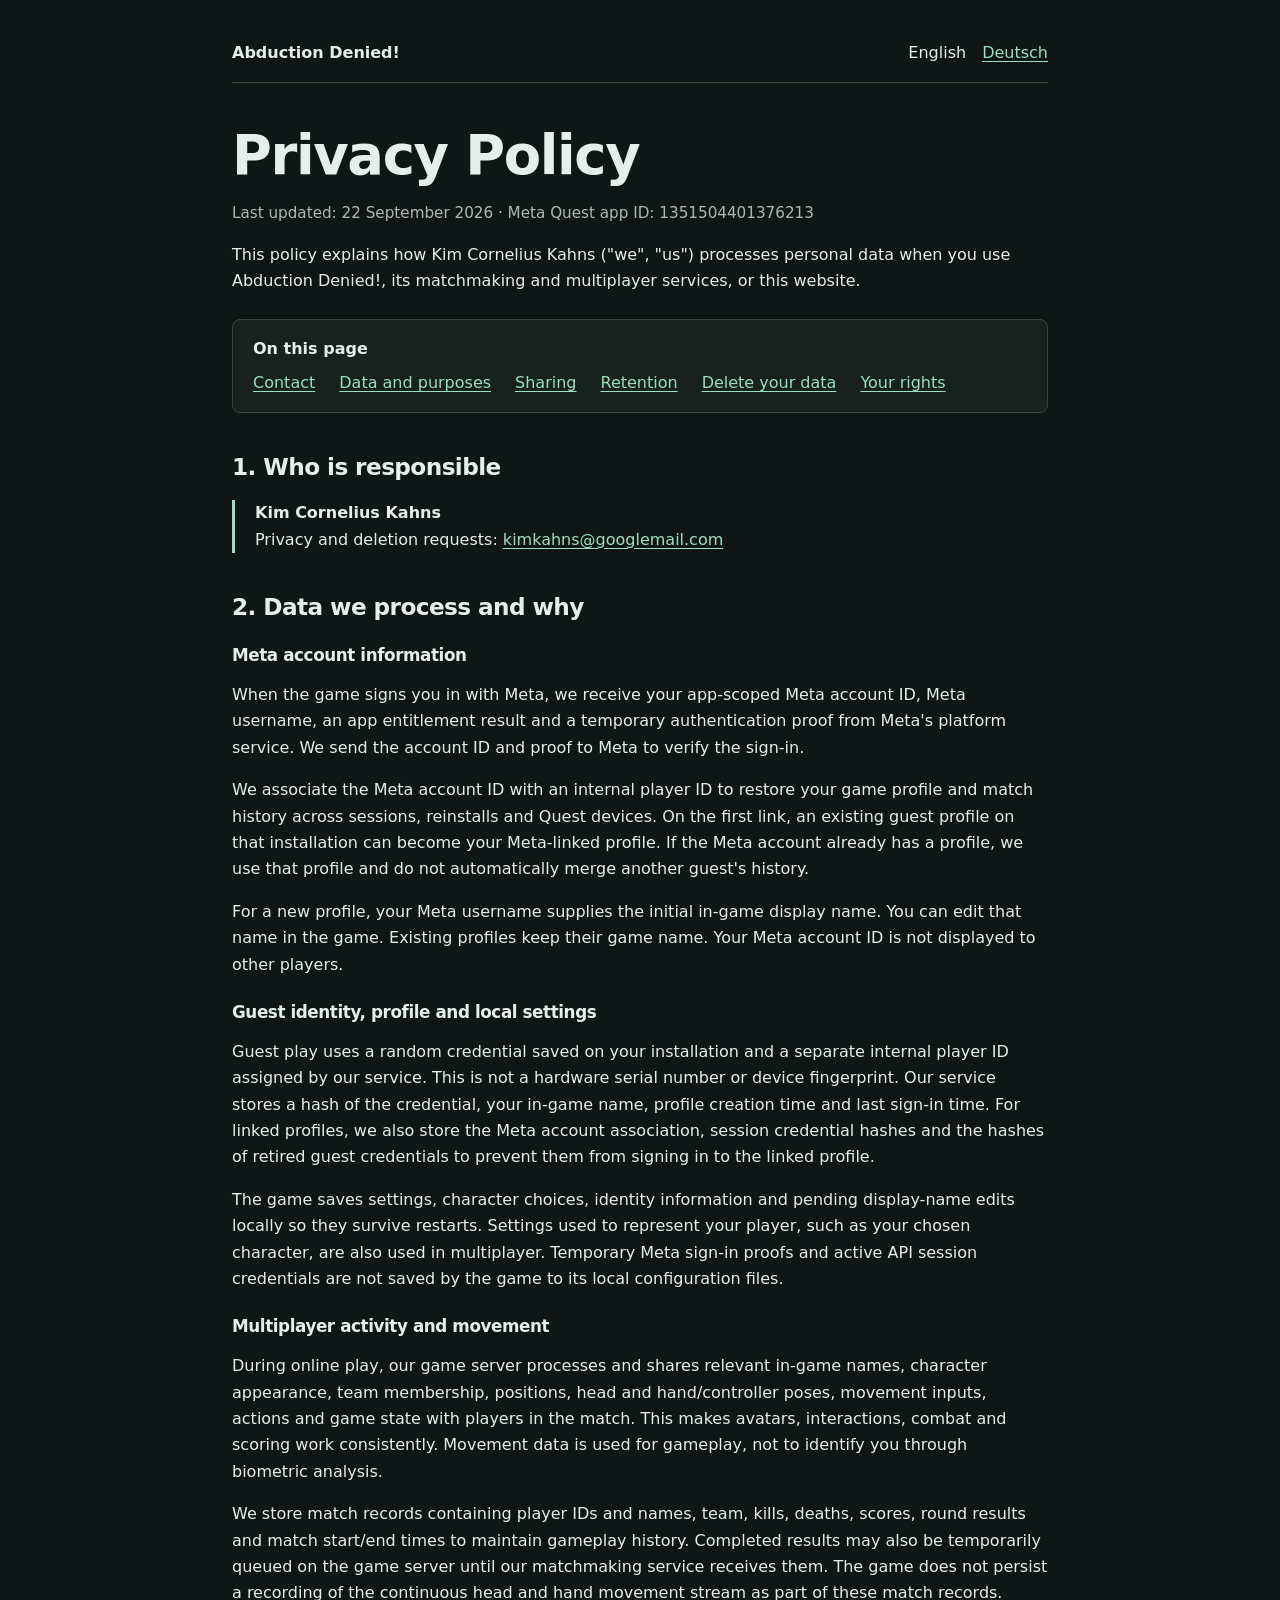
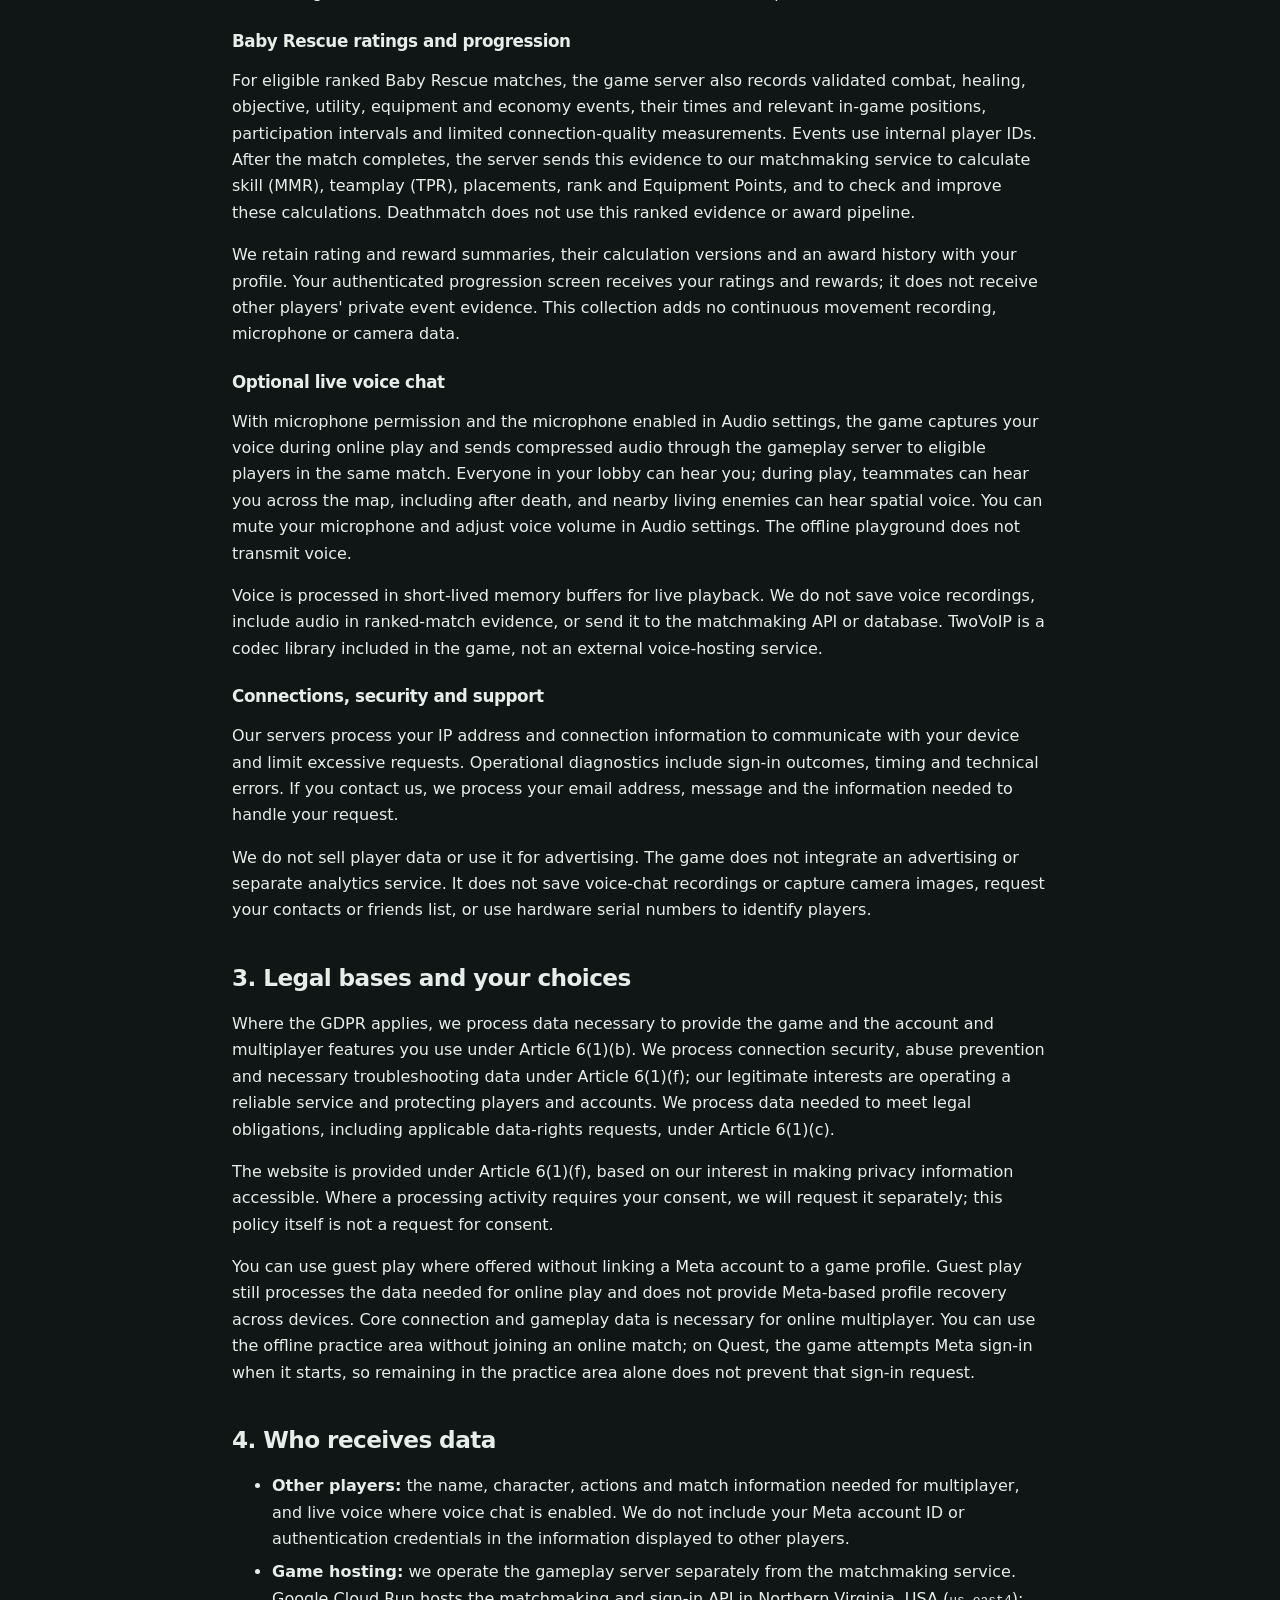
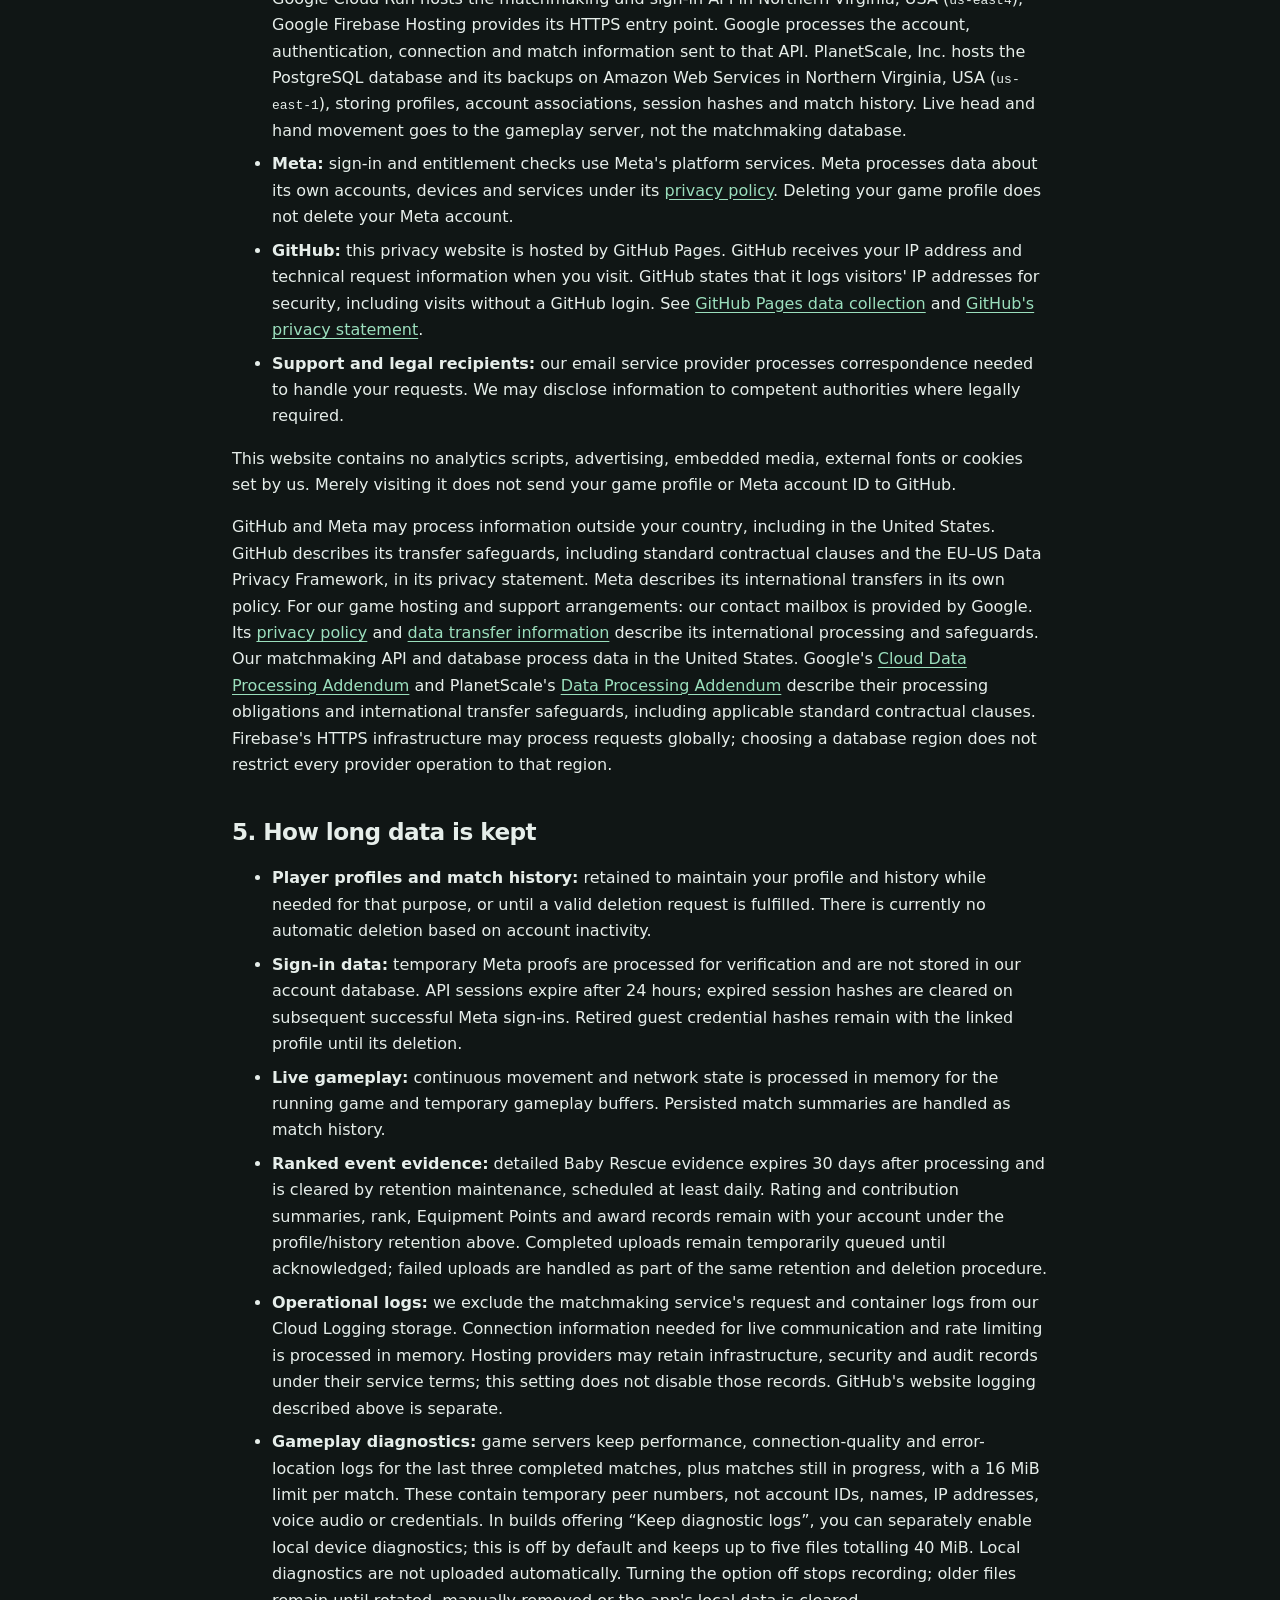
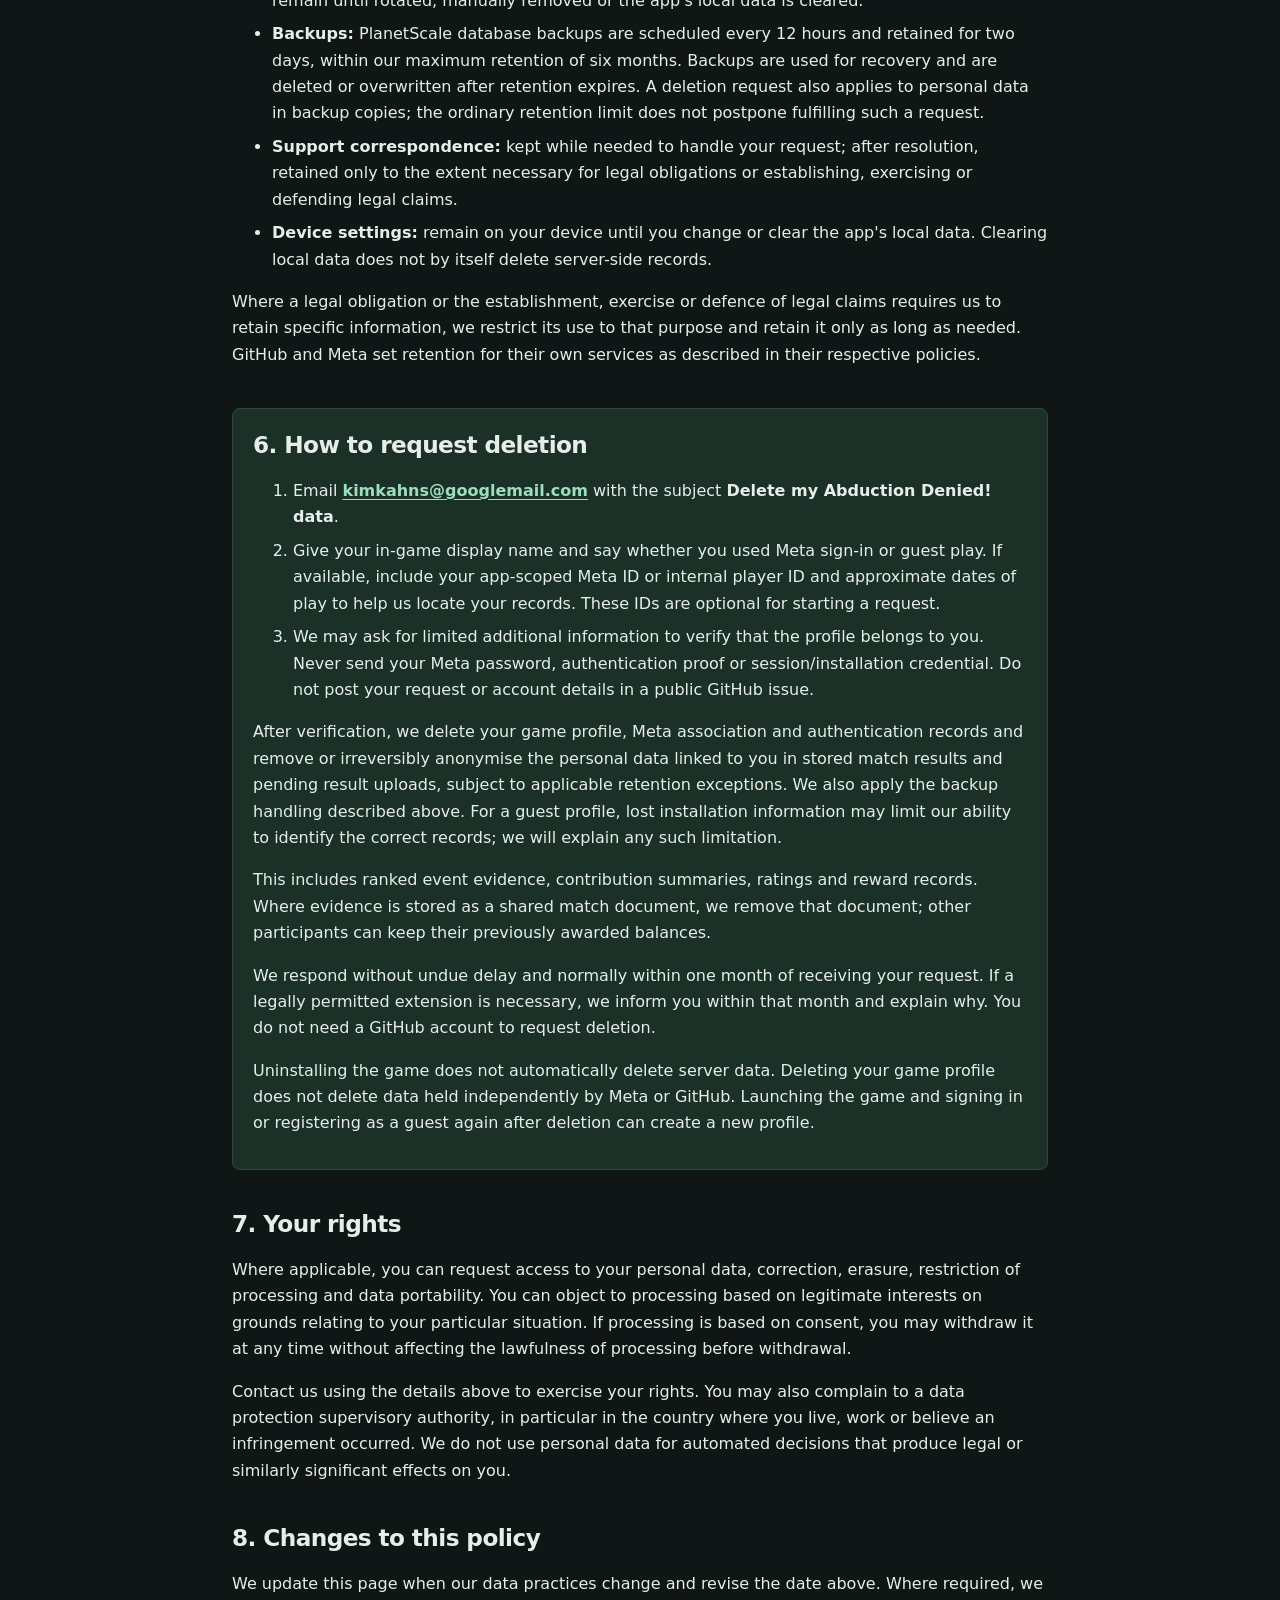
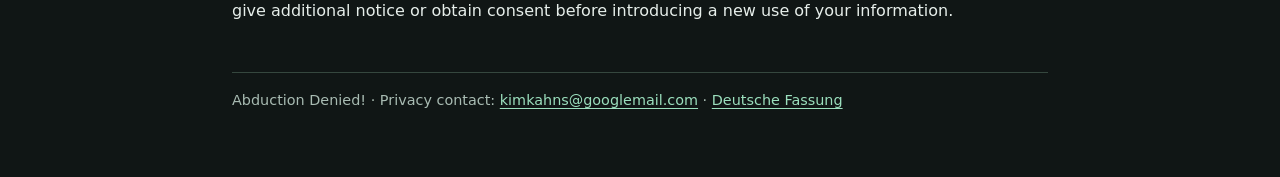
<file: index.html>
<!doctype html>
<html lang="en">
<head>
  <meta charset="utf-8">
  <meta name="viewport" content="width=device-width, initial-scale=1">
  <meta name="referrer" content="no-referrer">
  <meta name="theme-color" content="#101615">
  <meta http-equiv="refresh" content="0; url=privacypolicy/">
  <link rel="canonical" href="https://superdizzyvr.github.io/privacypolicy/">
  <link rel="stylesheet" href="privacy.css?v=20260910">
  <title>Privacy Policy — Abduction Denied!</title>
</head>
<body>
  <main class="page">
    <h1>Privacy Policy</h1>
    <p>The privacy policy has moved. <a href="privacypolicy/">Privacy Policy</a></p>
  </main>
</body>
</html>
</file>
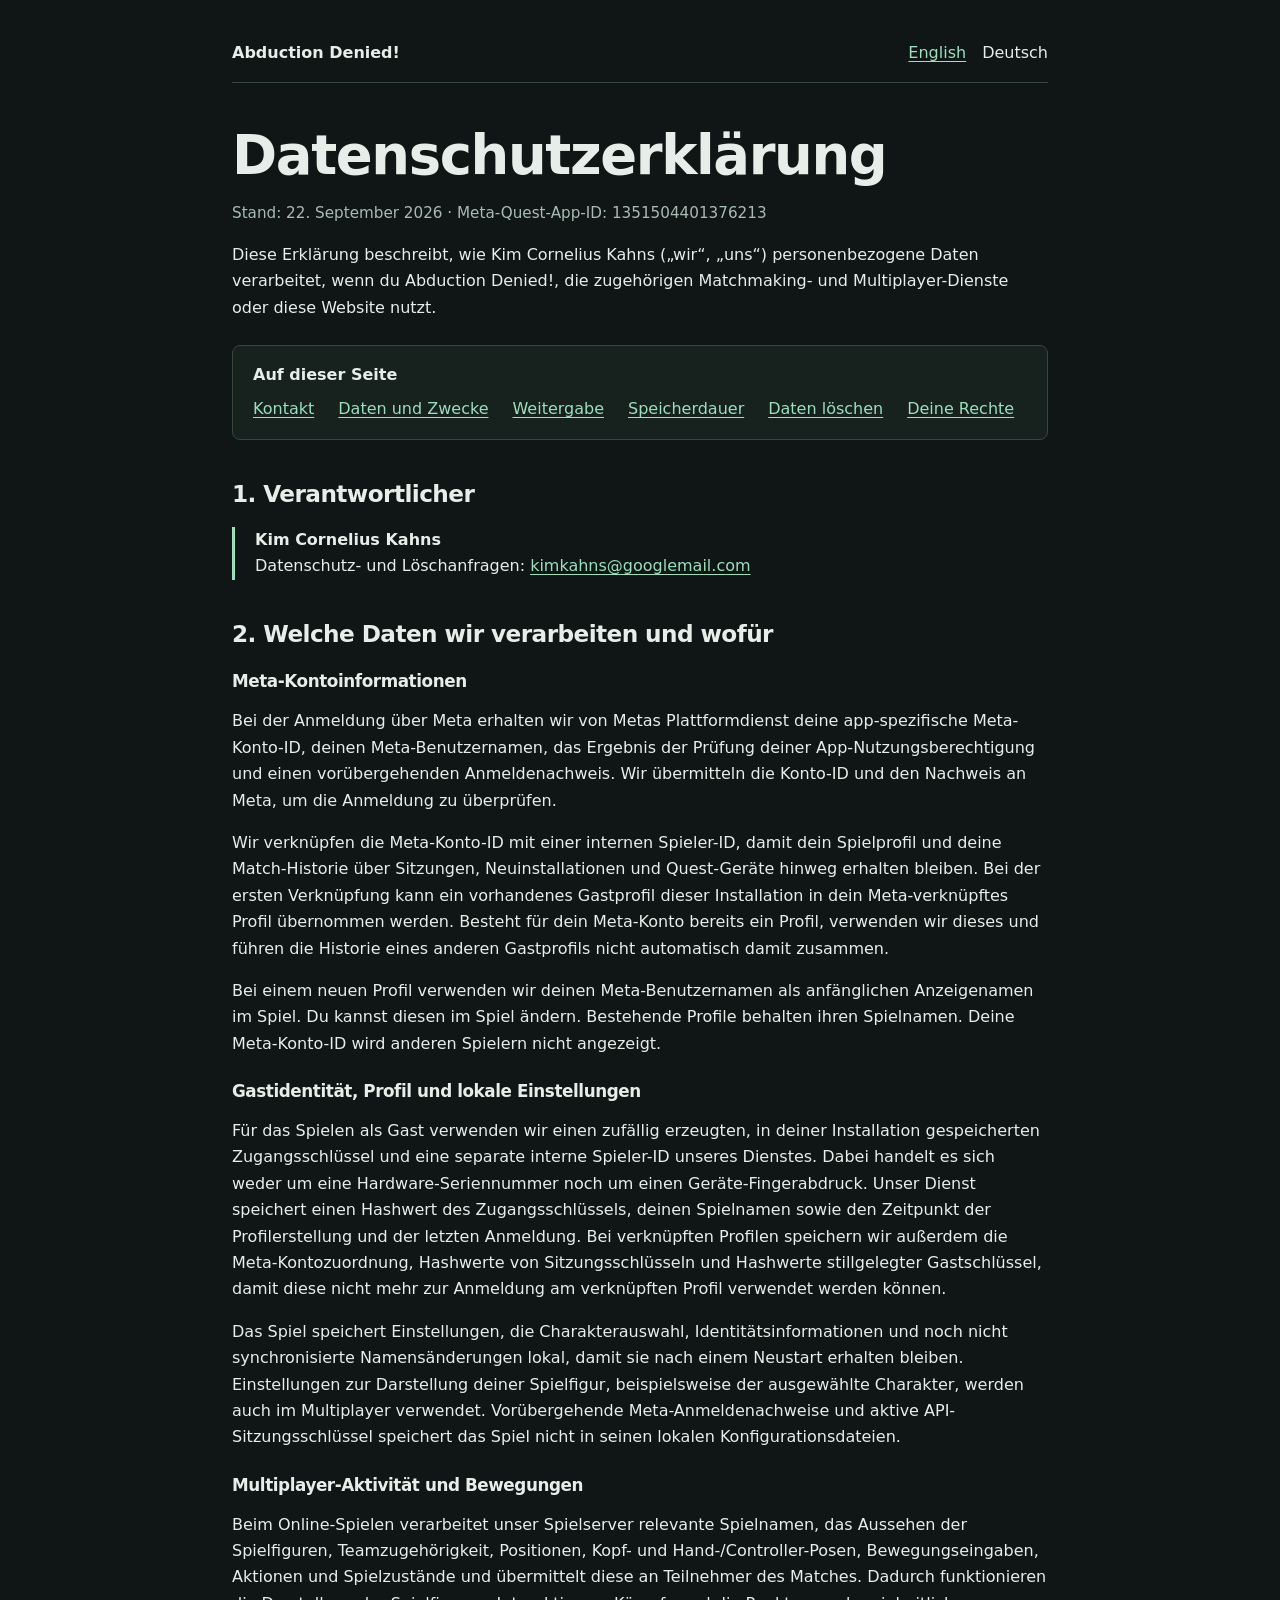
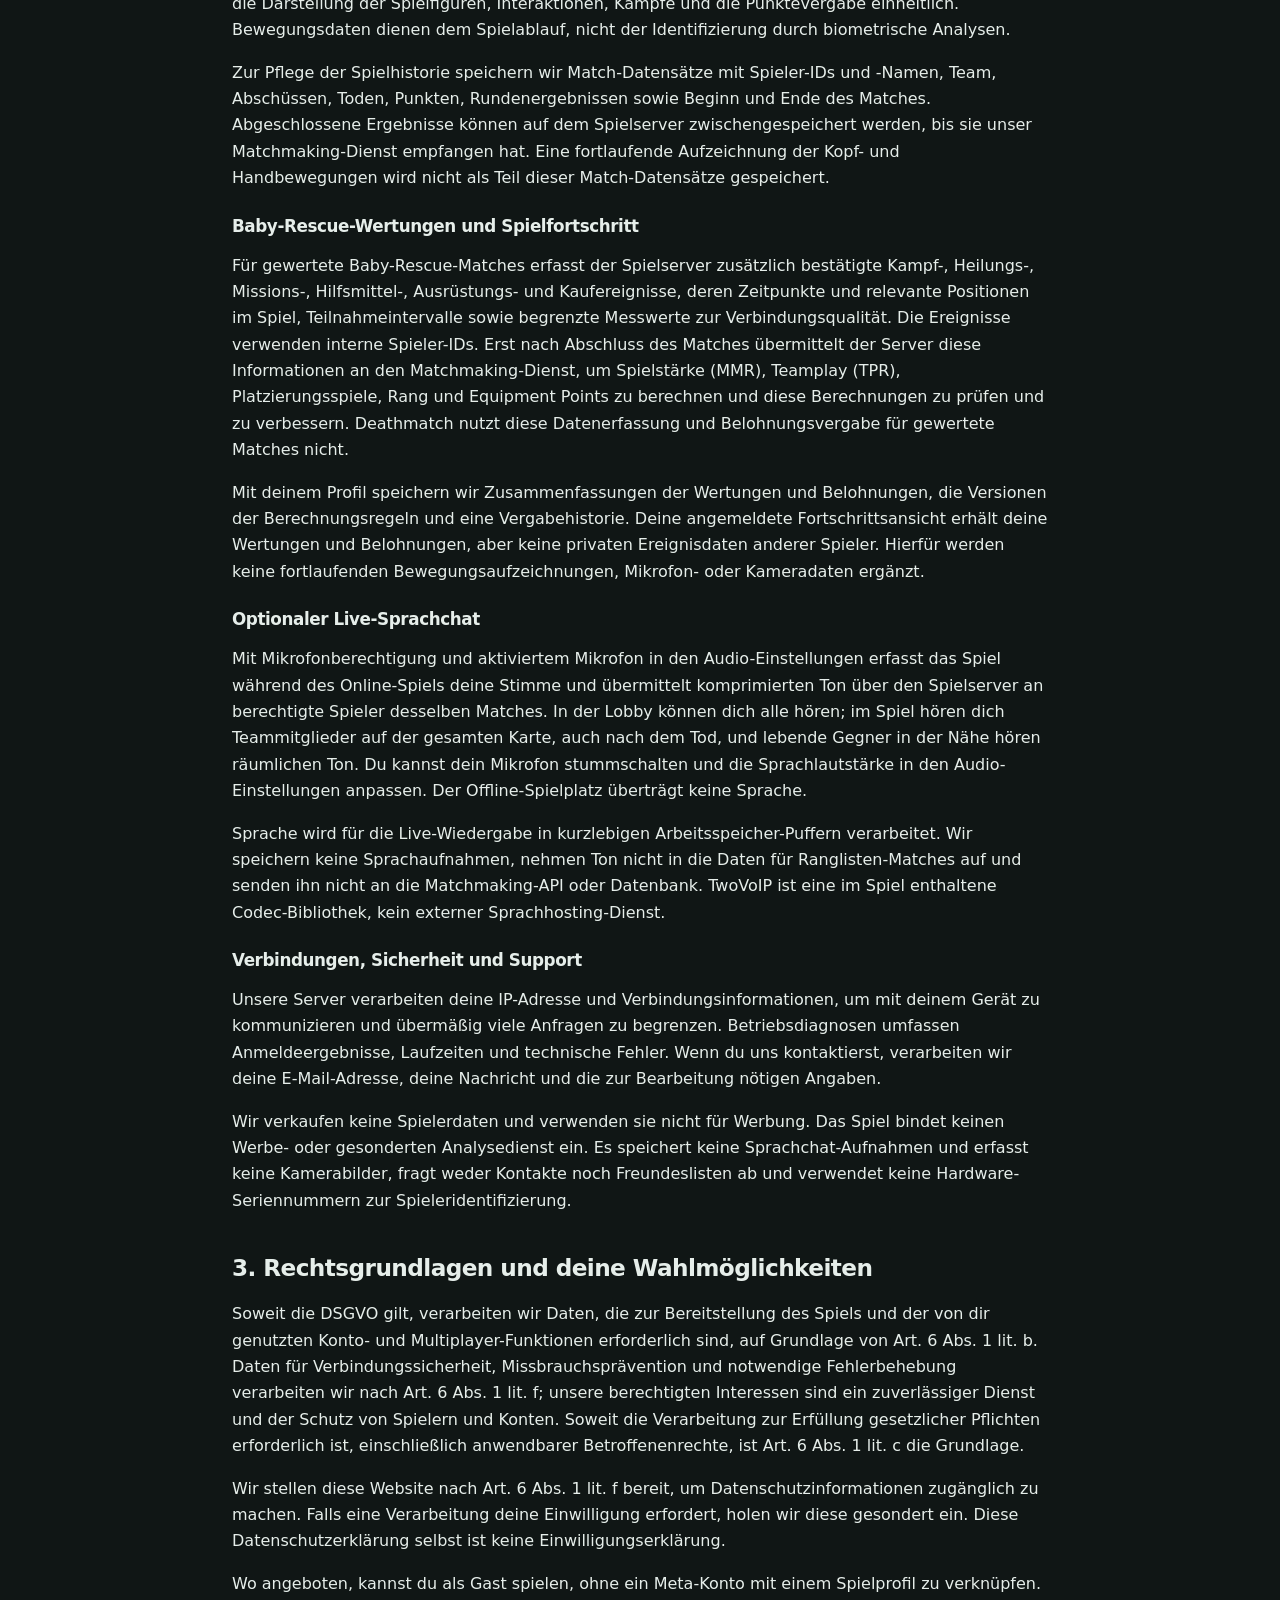
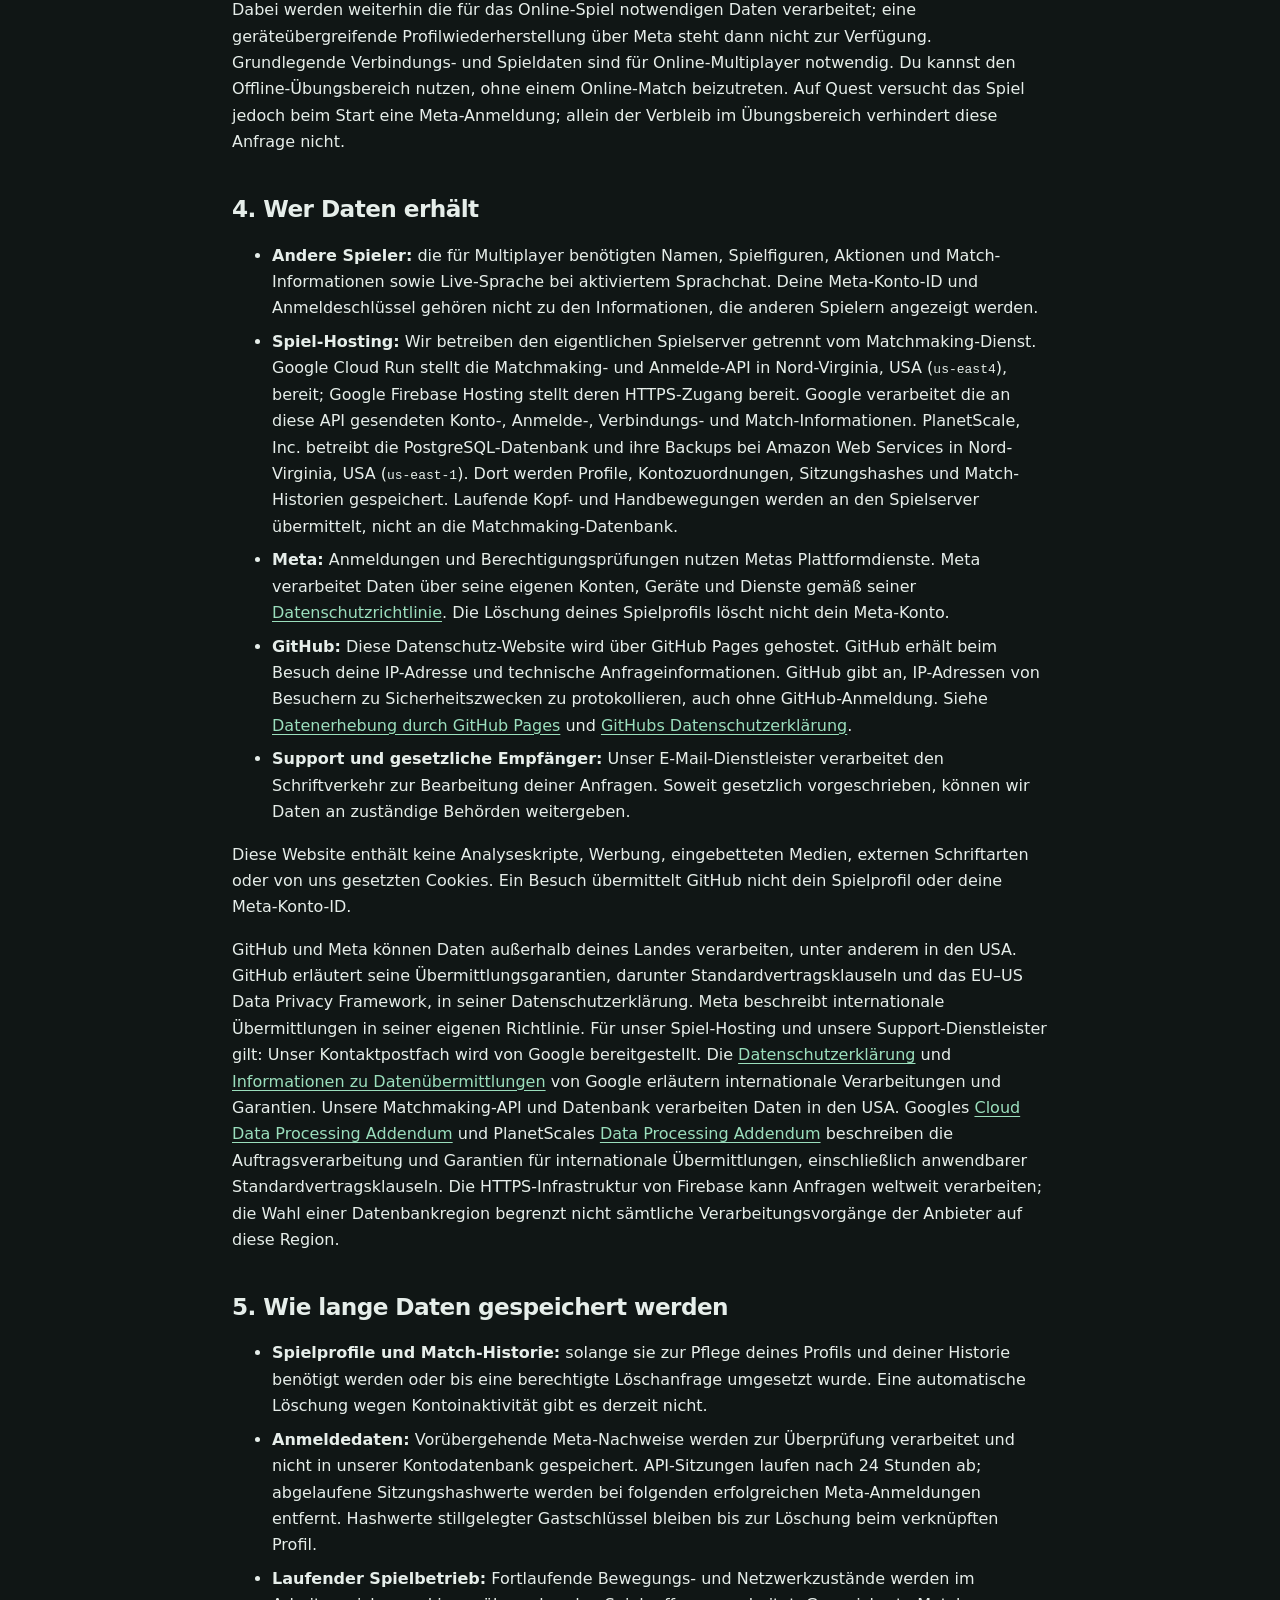
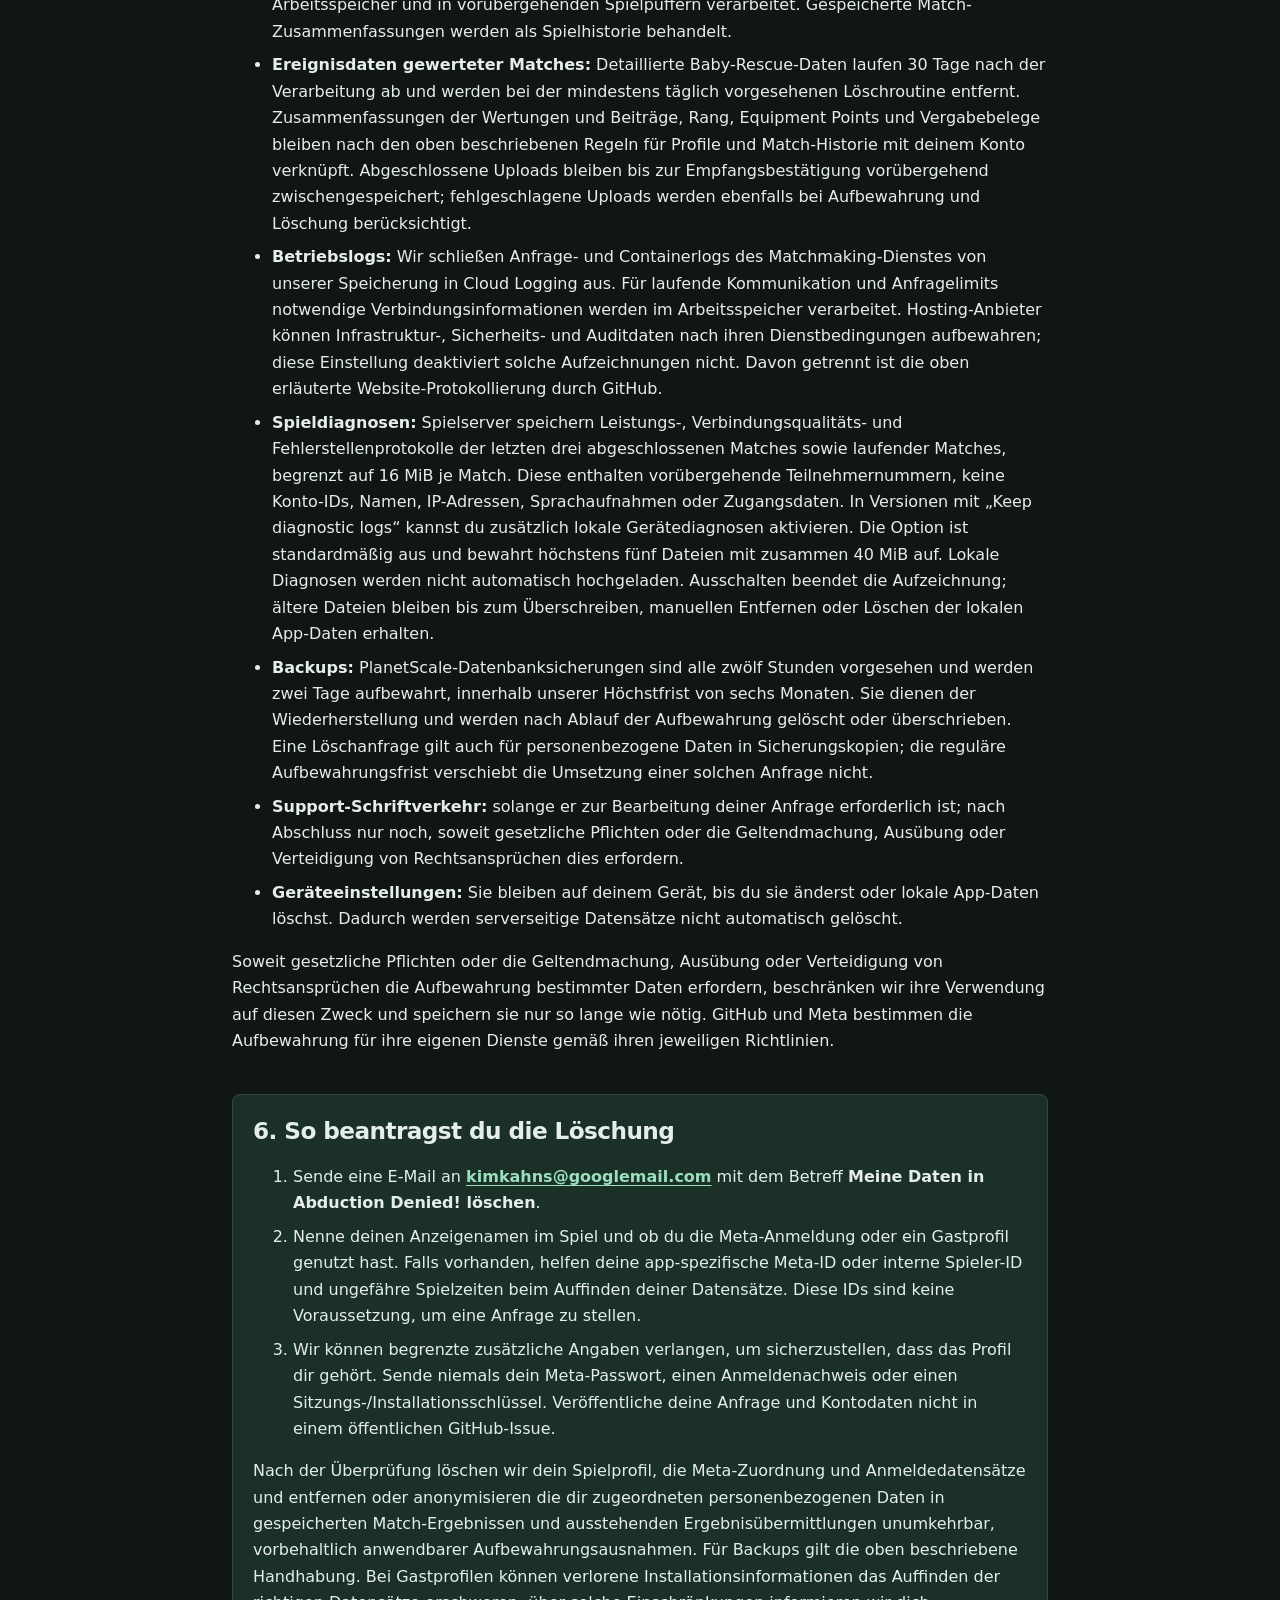
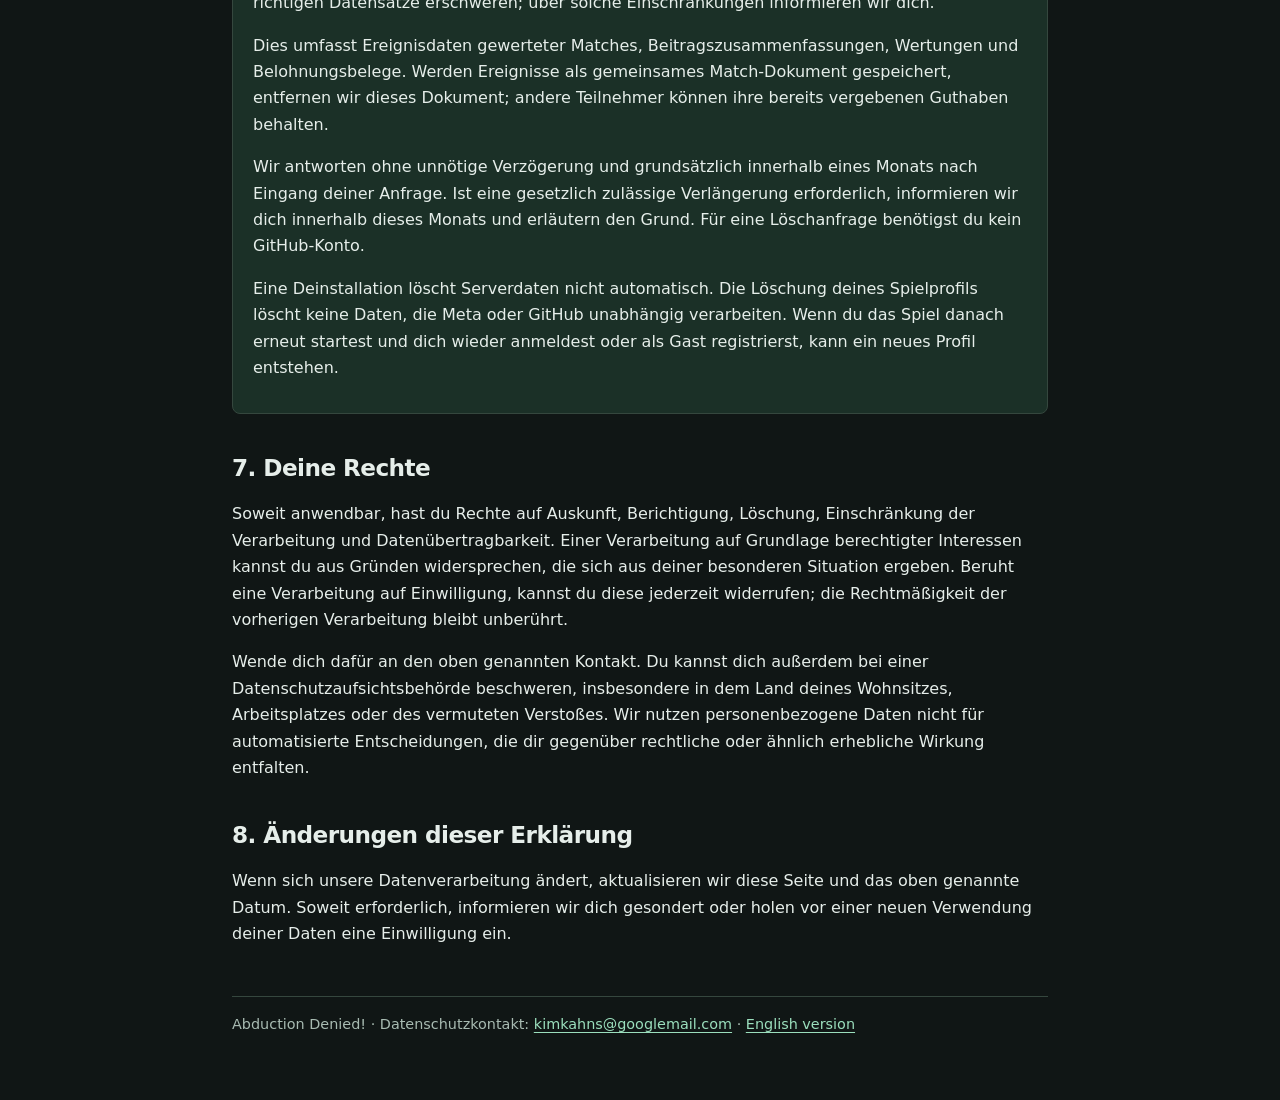
<file: datenschutz/index.html>
<!doctype html>
<html lang="de">
<head>
  <meta charset="utf-8">
  <meta name="viewport" content="width=device-width, initial-scale=1">
  <meta name="referrer" content="no-referrer">
  <meta name="theme-color" content="#101615">
  <title>Datenschutzerklärung — Abduction Denied!</title>
  <meta name="description" content="Wie das Spiel personenbezogene Daten verarbeitet und wie du die Löschung deiner Daten beantragen kannst.">
  <link rel="stylesheet" href="../privacy.css?v=20260910">
  <link rel="canonical" href="https://superdizzyvr.github.io/datenschutz/">
  <link rel="alternate" hreflang="en" href="../privacypolicy/">
</head>
<body>
<a class="skip" href="#main">Zum Inhalt</a>
<div class="page">
  <header class="top">
    <span class="brand">Abduction Denied!</span>
    <nav class="language" aria-label="Sprache"><a href="../privacypolicy/" lang="en" hreflang="en">English</a><span aria-current="page">Deutsch</span></nav>
  </header>
  <main id="main">
    <h1>Datenschutzerklärung</h1>
    <p class="meta">Stand: 22. September 2026 · Meta-Quest-App-ID: 1351504401376213</p>
    <p>Diese Erklärung beschreibt, wie Kim Cornelius Kahns („wir“, „uns“) personenbezogene Daten verarbeitet, wenn du Abduction Denied!, die zugehörigen Matchmaking- und Multiplayer-Dienste oder diese Website nutzt.</p>
    <nav class="contents" aria-label="Auf dieser Seite">
      <strong>Auf dieser Seite</strong>
      <ul><li><a href="#contact">Kontakt</a></li><li><a href="#data">Daten und Zwecke</a></li><li><a href="#sharing">Weitergabe</a></li><li><a href="#retention">Speicherdauer</a></li><li><a href="#deletion">Daten löschen</a></li><li><a href="#rights">Deine Rechte</a></li></ul>
    </nav>

    <section id="contact">
      <h2>1. Verantwortlicher</h2>
      <address class="contact"><strong>Kim Cornelius Kahns</strong><br>Datenschutz- und Löschanfragen: <a href="mailto:kimkahns@googlemail.com">kimkahns@googlemail.com</a></address>
    </section>

    <section id="data">
      <h2>2. Welche Daten wir verarbeiten und wofür</h2>
      <h3>Meta-Kontoinformationen</h3>
      <p>Bei der Anmeldung über Meta erhalten wir von Metas Plattformdienst deine app-spezifische Meta-Konto-ID, deinen Meta-Benutzernamen, das Ergebnis der Prüfung deiner App-Nutzungsberechtigung und einen vorübergehenden Anmeldenachweis. Wir übermitteln die Konto-ID und den Nachweis an Meta, um die Anmeldung zu überprüfen.</p>
      <p>Wir verknüpfen die Meta-Konto-ID mit einer internen Spieler-ID, damit dein Spielprofil und deine Match-Historie über Sitzungen, Neuinstallationen und Quest-Geräte hinweg erhalten bleiben. Bei der ersten Verknüpfung kann ein vorhandenes Gastprofil dieser Installation in dein Meta-verknüpftes Profil übernommen werden. Besteht für dein Meta-Konto bereits ein Profil, verwenden wir dieses und führen die Historie eines anderen Gastprofils nicht automatisch damit zusammen.</p>
      <p>Bei einem neuen Profil verwenden wir deinen Meta-Benutzernamen als anfänglichen Anzeigenamen im Spiel. Du kannst diesen im Spiel ändern. Bestehende Profile behalten ihren Spielnamen. Deine Meta-Konto-ID wird anderen Spielern nicht angezeigt.</p>

      <h3>Gastidentität, Profil und lokale Einstellungen</h3>
      <p>Für das Spielen als Gast verwenden wir einen zufällig erzeugten, in deiner Installation gespeicherten Zugangsschlüssel und eine separate interne Spieler-ID unseres Dienstes. Dabei handelt es sich weder um eine Hardware-Seriennummer noch um einen Geräte-Fingerabdruck. Unser Dienst speichert einen Hashwert des Zugangsschlüssels, deinen Spielnamen sowie den Zeitpunkt der Profilerstellung und der letzten Anmeldung. Bei verknüpften Profilen speichern wir außerdem die Meta-Kontozuordnung, Hashwerte von Sitzungsschlüsseln und Hashwerte stillgelegter Gastschlüssel, damit diese nicht mehr zur Anmeldung am verknüpften Profil verwendet werden können.</p>
      <p>Das Spiel speichert Einstellungen, die Charakterauswahl, Identitätsinformationen und noch nicht synchronisierte Namensänderungen lokal, damit sie nach einem Neustart erhalten bleiben. Einstellungen zur Darstellung deiner Spielfigur, beispielsweise der ausgewählte Charakter, werden auch im Multiplayer verwendet. Vorübergehende Meta-Anmeldenachweise und aktive API-Sitzungsschlüssel speichert das Spiel nicht in seinen lokalen Konfigurationsdateien.</p>

      <h3>Multiplayer-Aktivität und Bewegungen</h3>
      <p>Beim Online-Spielen verarbeitet unser Spielserver relevante Spielnamen, das Aussehen der Spielfiguren, Teamzugehörigkeit, Positionen, Kopf- und Hand-/Controller-Posen, Bewegungseingaben, Aktionen und Spielzustände und übermittelt diese an Teilnehmer des Matches. Dadurch funktionieren die Darstellung der Spielfiguren, Interaktionen, Kämpfe und die Punktevergabe einheitlich. Bewegungsdaten dienen dem Spielablauf, nicht der Identifizierung durch biometrische Analysen.</p>
      <p>Zur Pflege der Spielhistorie speichern wir Match-Datensätze mit Spieler-IDs und -Namen, Team, Abschüssen, Toden, Punkten, Rundenergebnissen sowie Beginn und Ende des Matches. Abgeschlossene Ergebnisse können auf dem Spielserver zwischengespeichert werden, bis sie unser Matchmaking-Dienst empfangen hat. Eine fortlaufende Aufzeichnung der Kopf- und Handbewegungen wird nicht als Teil dieser Match-Datensätze gespeichert.</p>

      <h3>Baby-Rescue-Wertungen und Spielfortschritt</h3>
      <p>Für gewertete Baby-Rescue-Matches erfasst der Spielserver zusätzlich bestätigte Kampf-, Heilungs-, Missions-, Hilfsmittel-, Ausrüstungs- und Kaufereignisse, deren Zeitpunkte und relevante Positionen im Spiel, Teilnahmeintervalle sowie begrenzte Messwerte zur Verbindungsqualität. Die Ereignisse verwenden interne Spieler-IDs. Erst nach Abschluss des Matches übermittelt der Server diese Informationen an den Matchmaking-Dienst, um Spielstärke (MMR), Teamplay (TPR), Platzierungsspiele, Rang und Equipment Points zu berechnen und diese Berechnungen zu prüfen und zu verbessern. Deathmatch nutzt diese Datenerfassung und Belohnungsvergabe für gewertete Matches nicht.</p>
      <p>Mit deinem Profil speichern wir Zusammenfassungen der Wertungen und Belohnungen, die Versionen der Berechnungsregeln und eine Vergabehistorie. Deine angemeldete Fortschrittsansicht erhält deine Wertungen und Belohnungen, aber keine privaten Ereignisdaten anderer Spieler. Hierfür werden keine fortlaufenden Bewegungsaufzeichnungen, Mikrofon- oder Kameradaten ergänzt.</p>

      <h3>Optionaler Live-Sprachchat</h3>
      <p>Mit Mikrofonberechtigung und aktiviertem Mikrofon in den Audio-Einstellungen erfasst das Spiel während des Online-Spiels deine Stimme und übermittelt komprimierten Ton über den Spielserver an berechtigte Spieler desselben Matches. In der Lobby können dich alle hören; im Spiel hören dich Teammitglieder auf der gesamten Karte, auch nach dem Tod, und lebende Gegner in der Nähe hören räumlichen Ton. Du kannst dein Mikrofon stummschalten und die Sprachlautstärke in den Audio-Einstellungen anpassen. Der Offline-Spielplatz überträgt keine Sprache.</p>
      <p>Sprache wird für die Live-Wiedergabe in kurzlebigen Arbeitsspeicher-Puffern verarbeitet. Wir speichern keine Sprachaufnahmen, nehmen Ton nicht in die Daten für Ranglisten-Matches auf und senden ihn nicht an die Matchmaking-API oder Datenbank. TwoVoIP ist eine im Spiel enthaltene Codec-Bibliothek, kein externer Sprachhosting-Dienst.</p>

      <h3>Verbindungen, Sicherheit und Support</h3>
      <p>Unsere Server verarbeiten deine IP-Adresse und Verbindungsinformationen, um mit deinem Gerät zu kommunizieren und übermäßig viele Anfragen zu begrenzen. Betriebsdiagnosen umfassen Anmeldeergebnisse, Laufzeiten und technische Fehler. Wenn du uns kontaktierst, verarbeiten wir deine E-Mail-Adresse, deine Nachricht und die zur Bearbeitung nötigen Angaben.</p>
      <p>Wir verkaufen keine Spielerdaten und verwenden sie nicht für Werbung. Das Spiel bindet keinen Werbe- oder gesonderten Analysedienst ein. Es speichert keine Sprachchat-Aufnahmen und erfasst keine Kamerabilder, fragt weder Kontakte noch Freundeslisten ab und verwendet keine Hardware-Seriennummern zur Spieleridentifizierung.</p>
    </section>

    <section id="basis">
      <h2>3. Rechtsgrundlagen und deine Wahlmöglichkeiten</h2>
      <p>Soweit die DSGVO gilt, verarbeiten wir Daten, die zur Bereitstellung des Spiels und der von dir genutzten Konto- und Multiplayer-Funktionen erforderlich sind, auf Grundlage von Art. 6 Abs. 1 lit. b. Daten für Verbindungssicherheit, Missbrauchsprävention und notwendige Fehlerbehebung verarbeiten wir nach Art. 6 Abs. 1 lit. f; unsere berechtigten Interessen sind ein zuverlässiger Dienst und der Schutz von Spielern und Konten. Soweit die Verarbeitung zur Erfüllung gesetzlicher Pflichten erforderlich ist, einschließlich anwendbarer Betroffenenrechte, ist Art. 6 Abs. 1 lit. c die Grundlage.</p>
      <p>Wir stellen diese Website nach Art. 6 Abs. 1 lit. f bereit, um Datenschutzinformationen zugänglich zu machen. Falls eine Verarbeitung deine Einwilligung erfordert, holen wir diese gesondert ein. Diese Datenschutzerklärung selbst ist keine Einwilligungserklärung.</p>
      <p>Wo angeboten, kannst du als Gast spielen, ohne ein Meta-Konto mit einem Spielprofil zu verknüpfen. Dabei werden weiterhin die für das Online-Spiel notwendigen Daten verarbeitet; eine geräteübergreifende Profilwiederherstellung über Meta steht dann nicht zur Verfügung. Grundlegende Verbindungs- und Spieldaten sind für Online-Multiplayer notwendig. Du kannst den Offline-Übungsbereich nutzen, ohne einem Online-Match beizutreten. Auf Quest versucht das Spiel jedoch beim Start eine Meta-Anmeldung; allein der Verbleib im Übungsbereich verhindert diese Anfrage nicht.</p>
    </section>

    <section id="sharing">
      <h2>4. Wer Daten erhält</h2>
      <ul>
        <li><strong>Andere Spieler:</strong> die für Multiplayer benötigten Namen, Spielfiguren, Aktionen und Match-Informationen sowie Live-Sprache bei aktiviertem Sprachchat. Deine Meta-Konto-ID und Anmeldeschlüssel gehören nicht zu den Informationen, die anderen Spielern angezeigt werden.</li>
        <li><strong>Spiel-Hosting:</strong> Wir betreiben den eigentlichen Spielserver getrennt vom Matchmaking-Dienst. Google Cloud Run stellt die Matchmaking- und Anmelde-API in Nord-Virginia, USA (<code>us-east4</code>), bereit; Google Firebase Hosting stellt deren HTTPS-Zugang bereit. Google verarbeitet die an diese API gesendeten Konto-, Anmelde-, Verbindungs- und Match-Informationen. PlanetScale, Inc. betreibt die PostgreSQL-Datenbank und ihre Backups bei Amazon Web Services in Nord-Virginia, USA (<code>us-east-1</code>). Dort werden Profile, Kontozuordnungen, Sitzungshashes und Match-Historien gespeichert. Laufende Kopf- und Handbewegungen werden an den Spielserver übermittelt, nicht an die Matchmaking-Datenbank.</li>
        <li><strong>Meta:</strong> Anmeldungen und Berechtigungsprüfungen nutzen Metas Plattformdienste. Meta verarbeitet Daten über seine eigenen Konten, Geräte und Dienste gemäß seiner <a href="https://www.meta.com/legal/privacy-policy/">Datenschutzrichtlinie</a>. Die Löschung deines Spielprofils löscht nicht dein Meta-Konto.</li>
        <li><strong>GitHub:</strong> Diese Datenschutz-Website wird über GitHub Pages gehostet. GitHub erhält beim Besuch deine IP-Adresse und technische Anfrageinformationen. GitHub gibt an, IP-Adressen von Besuchern zu Sicherheitszwecken zu protokollieren, auch ohne GitHub-Anmeldung. Siehe <a href="https://docs.github.com/en/pages/getting-started-with-github-pages/what-is-github-pages#data-collection">Datenerhebung durch GitHub Pages</a> und <a href="https://docs.github.com/en/site-policy/privacy-policies/github-general-privacy-statement">GitHubs Datenschutzerklärung</a>.</li>
        <li><strong>Support und gesetzliche Empfänger:</strong> Unser E-Mail-Dienstleister verarbeitet den Schriftverkehr zur Bearbeitung deiner Anfragen. Soweit gesetzlich vorgeschrieben, können wir Daten an zuständige Behörden weitergeben.</li>
      </ul>
      <p>Diese Website enthält keine Analyseskripte, Werbung, eingebetteten Medien, externen Schriftarten oder von uns gesetzten Cookies. Ein Besuch übermittelt GitHub nicht dein Spielprofil oder deine Meta-Konto-ID.</p>
      <p>GitHub und Meta können Daten außerhalb deines Landes verarbeiten, unter anderem in den USA. GitHub erläutert seine Übermittlungsgarantien, darunter Standardvertragsklauseln und das EU–US Data Privacy Framework, in seiner Datenschutzerklärung. Meta beschreibt internationale Übermittlungen in seiner eigenen Richtlinie. Für unser Spiel-Hosting und unsere Support-Dienstleister gilt: Unser Kontaktpostfach wird von Google bereitgestellt. Die <a href="https://policies.google.com/privacy?hl=de">Datenschutzerklärung</a> und <a href="https://policies.google.com/privacy/frameworks?hl=de">Informationen zu Datenübermittlungen</a> von Google erläutern internationale Verarbeitungen und Garantien. Unsere Matchmaking-API und Datenbank verarbeiten Daten in den USA. Googles <a href="https://cloud.google.com/terms/data-processing-addendum">Cloud Data Processing Addendum</a> und PlanetScales <a href="https://planetscale.com/legal/data-processing-addendum">Data Processing Addendum</a> beschreiben die Auftragsverarbeitung und Garantien für internationale Übermittlungen, einschließlich anwendbarer Standardvertragsklauseln. Die HTTPS-Infrastruktur von Firebase kann Anfragen weltweit verarbeiten; die Wahl einer Datenbankregion begrenzt nicht sämtliche Verarbeitungsvorgänge der Anbieter auf diese Region.</p>
    </section>

    <section id="retention">
      <h2>5. Wie lange Daten gespeichert werden</h2>
      <ul>
        <li><strong>Spielprofile und Match-Historie:</strong> solange sie zur Pflege deines Profils und deiner Historie benötigt werden oder bis eine berechtigte Löschanfrage umgesetzt wurde. Eine automatische Löschung wegen Kontoinaktivität gibt es derzeit nicht.</li>
        <li><strong>Anmeldedaten:</strong> Vorübergehende Meta-Nachweise werden zur Überprüfung verarbeitet und nicht in unserer Kontodatenbank gespeichert. API-Sitzungen laufen nach 24 Stunden ab; abgelaufene Sitzungshashwerte werden bei folgenden erfolgreichen Meta-Anmeldungen entfernt. Hashwerte stillgelegter Gastschlüssel bleiben bis zur Löschung beim verknüpften Profil.</li>
        <li><strong>Laufender Spielbetrieb:</strong> Fortlaufende Bewegungs- und Netzwerkzustände werden im Arbeitsspeicher und in vorübergehenden Spielpuffern verarbeitet. Gespeicherte Match-Zusammenfassungen werden als Spielhistorie behandelt.</li>
        <li><strong>Ereignisdaten gewerteter Matches:</strong> Detaillierte Baby-Rescue-Daten laufen 30 Tage nach der Verarbeitung ab und werden bei der mindestens täglich vorgesehenen Löschroutine entfernt. Zusammenfassungen der Wertungen und Beiträge, Rang, Equipment Points und Vergabebelege bleiben nach den oben beschriebenen Regeln für Profile und Match-Historie mit deinem Konto verknüpft. Abgeschlossene Uploads bleiben bis zur Empfangsbestätigung vorübergehend zwischengespeichert; fehlgeschlagene Uploads werden ebenfalls bei Aufbewahrung und Löschung berücksichtigt.</li>
        <li><strong>Betriebslogs:</strong> Wir schließen Anfrage- und Containerlogs des Matchmaking-Dienstes von unserer Speicherung in Cloud Logging aus. Für laufende Kommunikation und Anfragelimits notwendige Verbindungsinformationen werden im Arbeitsspeicher verarbeitet. Hosting-Anbieter können Infrastruktur-, Sicherheits- und Auditdaten nach ihren Dienstbedingungen aufbewahren; diese Einstellung deaktiviert solche Aufzeichnungen nicht. Davon getrennt ist die oben erläuterte Website-Protokollierung durch GitHub.</li>
        <li><strong>Spieldiagnosen:</strong> Spielserver speichern Leistungs-, Verbindungsqualitäts- und Fehlerstellenprotokolle der letzten drei abgeschlossenen Matches sowie laufender Matches, begrenzt auf 16 MiB je Match. Diese enthalten vorübergehende Teilnehmernummern, keine Konto-IDs, Namen, IP-Adressen, Sprachaufnahmen oder Zugangsdaten. In Versionen mit „Keep diagnostic logs“ kannst du zusätzlich lokale Gerätediagnosen aktivieren. Die Option ist standardmäßig aus und bewahrt höchstens fünf Dateien mit zusammen 40 MiB auf. Lokale Diagnosen werden nicht automatisch hochgeladen. Ausschalten beendet die Aufzeichnung; ältere Dateien bleiben bis zum Überschreiben, manuellen Entfernen oder Löschen der lokalen App-Daten erhalten.</li>
        <li><strong>Backups:</strong> PlanetScale-Datenbanksicherungen sind alle zwölf Stunden vorgesehen und werden zwei Tage aufbewahrt, innerhalb unserer Höchstfrist von sechs Monaten. Sie dienen der Wiederherstellung und werden nach Ablauf der Aufbewahrung gelöscht oder überschrieben. Eine Löschanfrage gilt auch für personenbezogene Daten in Sicherungskopien; die reguläre Aufbewahrungsfrist verschiebt die Umsetzung einer solchen Anfrage nicht.</li>
        <li><strong>Support-Schriftverkehr:</strong> solange er zur Bearbeitung deiner Anfrage erforderlich ist; nach Abschluss nur noch, soweit gesetzliche Pflichten oder die Geltendmachung, Ausübung oder Verteidigung von Rechtsansprüchen dies erfordern.</li>
        <li><strong>Geräteeinstellungen:</strong> Sie bleiben auf deinem Gerät, bis du sie änderst oder lokale App-Daten löschst. Dadurch werden serverseitige Datensätze nicht automatisch gelöscht.</li>
      </ul>
      <p>Soweit gesetzliche Pflichten oder die Geltendmachung, Ausübung oder Verteidigung von Rechtsansprüchen die Aufbewahrung bestimmter Daten erfordern, beschränken wir ihre Verwendung auf diesen Zweck und speichern sie nur so lange wie nötig. GitHub und Meta bestimmen die Aufbewahrung für ihre eigenen Dienste gemäß ihren jeweiligen Richtlinien.</p>
    </section>

    <section class="deletion" id="deletion">
      <h2>6. So beantragst du die Löschung</h2>
      <ol>
        <li>Sende eine E-Mail an <strong><a href="mailto:kimkahns@googlemail.com">kimkahns@googlemail.com</a></strong> mit dem Betreff <strong>Meine Daten in Abduction Denied! löschen</strong>.</li>
        <li>Nenne deinen Anzeigenamen im Spiel und ob du die Meta-Anmeldung oder ein Gastprofil genutzt hast. Falls vorhanden, helfen deine app-spezifische Meta-ID oder interne Spieler-ID und ungefähre Spielzeiten beim Auffinden deiner Datensätze. Diese IDs sind keine Voraussetzung, um eine Anfrage zu stellen.</li>
        <li>Wir können begrenzte zusätzliche Angaben verlangen, um sicherzustellen, dass das Profil dir gehört. Sende niemals dein Meta-Passwort, einen Anmeldenachweis oder einen Sitzungs-/Installationsschlüssel. Veröffentliche deine Anfrage und Kontodaten nicht in einem öffentlichen GitHub-Issue.</li>
      </ol>
      <p>Nach der Überprüfung löschen wir dein Spielprofil, die Meta-Zuordnung und Anmeldedatensätze und entfernen oder anonymisieren die dir zugeordneten personenbezogenen Daten in gespeicherten Match-Ergebnissen und ausstehenden Ergebnisübermittlungen unumkehrbar, vorbehaltlich anwendbarer Aufbewahrungsausnahmen. Für Backups gilt die oben beschriebene Handhabung. Bei Gastprofilen können verlorene Installationsinformationen das Auffinden der richtigen Datensätze erschweren; über solche Einschränkungen informieren wir dich.</p>
      <p>Dies umfasst Ereignisdaten gewerteter Matches, Beitragszusammenfassungen, Wertungen und Belohnungsbelege. Werden Ereignisse als gemeinsames Match-Dokument gespeichert, entfernen wir dieses Dokument; andere Teilnehmer können ihre bereits vergebenen Guthaben behalten.</p>
      <p>Wir antworten ohne unnötige Verzögerung und grundsätzlich innerhalb eines Monats nach Eingang deiner Anfrage. Ist eine gesetzlich zulässige Verlängerung erforderlich, informieren wir dich innerhalb dieses Monats und erläutern den Grund. Für eine Löschanfrage benötigst du kein GitHub-Konto.</p>
      <p>Eine Deinstallation löscht Serverdaten nicht automatisch. Die Löschung deines Spielprofils löscht keine Daten, die Meta oder GitHub unabhängig verarbeiten. Wenn du das Spiel danach erneut startest und dich wieder anmeldest oder als Gast registrierst, kann ein neues Profil entstehen.</p>
    </section>

    <section id="rights">
      <h2>7. Deine Rechte</h2>
      <p>Soweit anwendbar, hast du Rechte auf Auskunft, Berichtigung, Löschung, Einschränkung der Verarbeitung und Datenübertragbarkeit. Einer Verarbeitung auf Grundlage berechtigter Interessen kannst du aus Gründen widersprechen, die sich aus deiner besonderen Situation ergeben. Beruht eine Verarbeitung auf Einwilligung, kannst du diese jederzeit widerrufen; die Rechtmäßigkeit der vorherigen Verarbeitung bleibt unberührt.</p>
      <p>Wende dich dafür an den oben genannten Kontakt. Du kannst dich außerdem bei einer Datenschutzaufsichtsbehörde beschweren, insbesondere in dem Land deines Wohnsitzes, Arbeitsplatzes oder des vermuteten Verstoßes. Wir nutzen personenbezogene Daten nicht für automatisierte Entscheidungen, die dir gegenüber rechtliche oder ähnlich erhebliche Wirkung entfalten.</p>
    </section>

    <section id="changes">
      <h2>8. Änderungen dieser Erklärung</h2>
      <p>Wenn sich unsere Datenverarbeitung ändert, aktualisieren wir diese Seite und das oben genannte Datum. Soweit erforderlich, informieren wir dich gesondert oder holen vor einer neuen Verwendung deiner Daten eine Einwilligung ein.</p>
    </section>
  </main>
  <footer>Abduction Denied! · Datenschutzkontakt: <a href="mailto:kimkahns@googlemail.com">kimkahns@googlemail.com</a> · <a href="../privacypolicy/" lang="en">English version</a></footer>
</div>
</body>
</html>
</file>
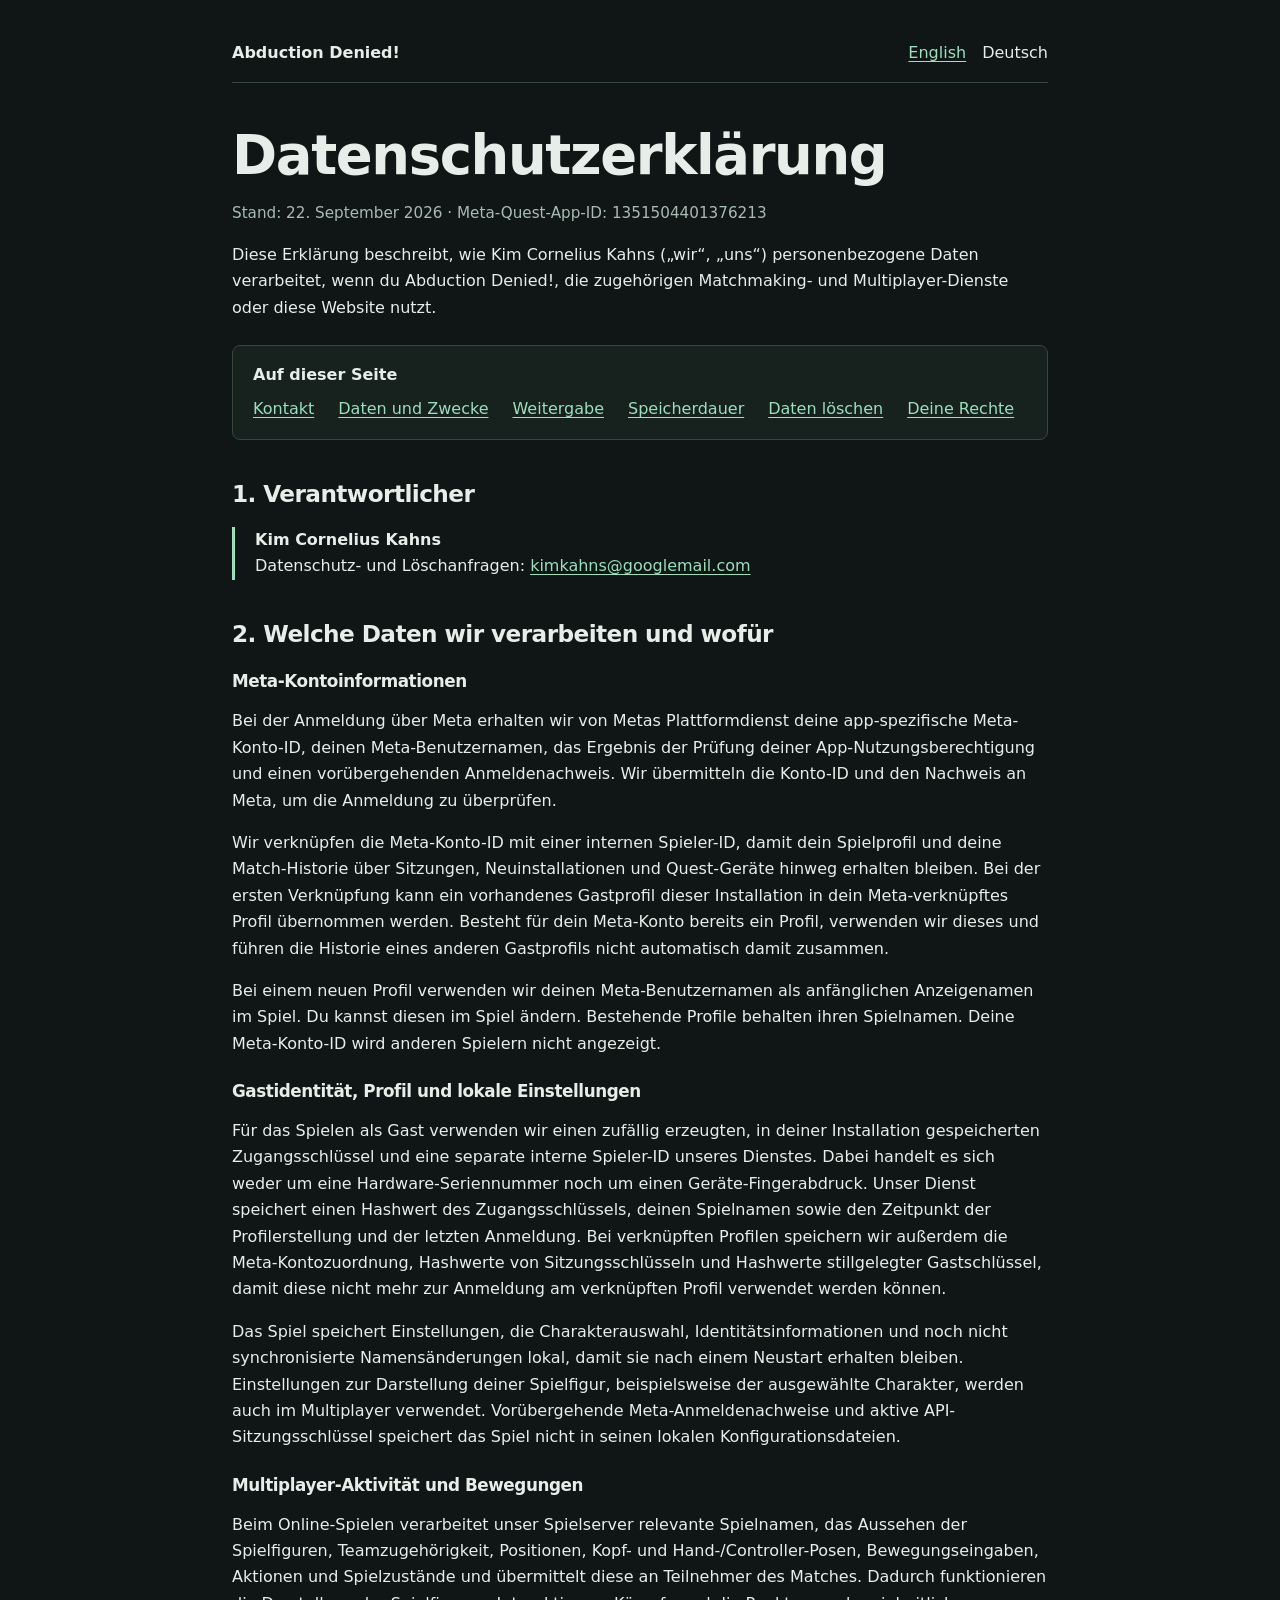
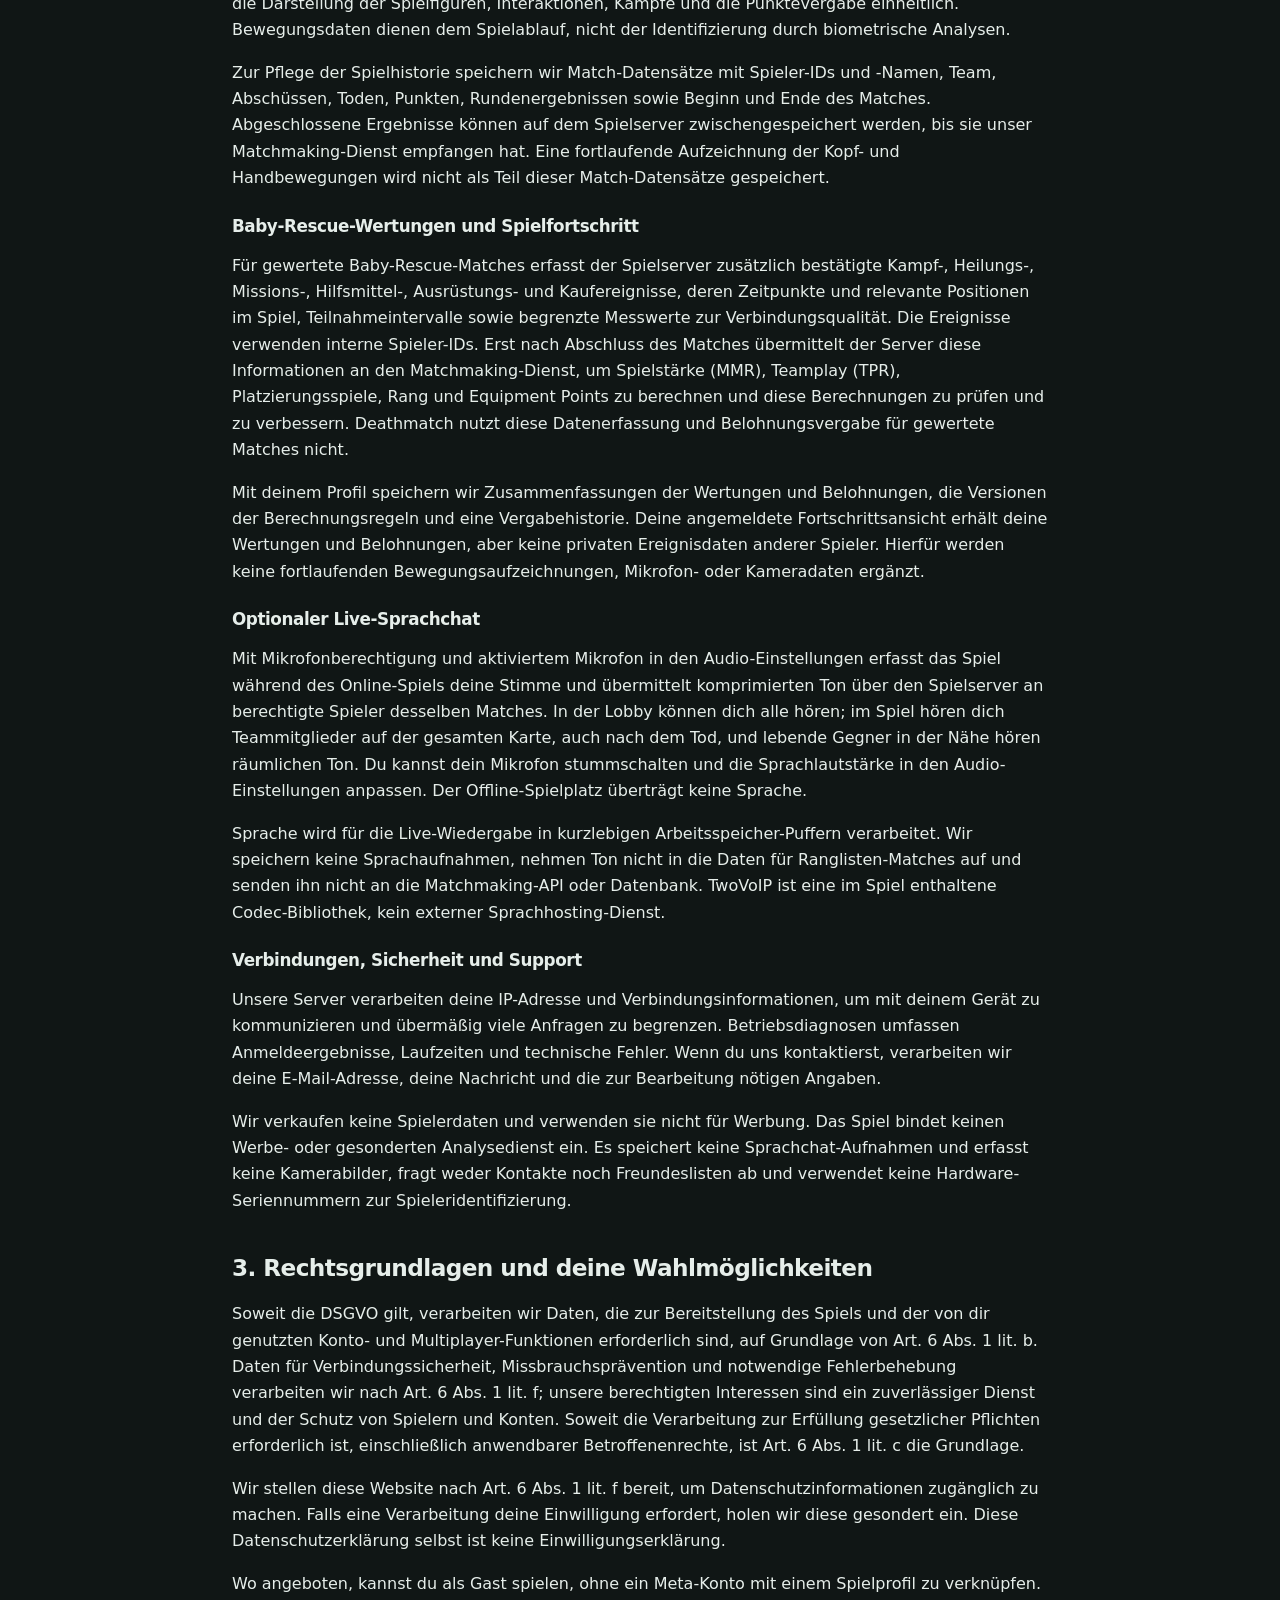
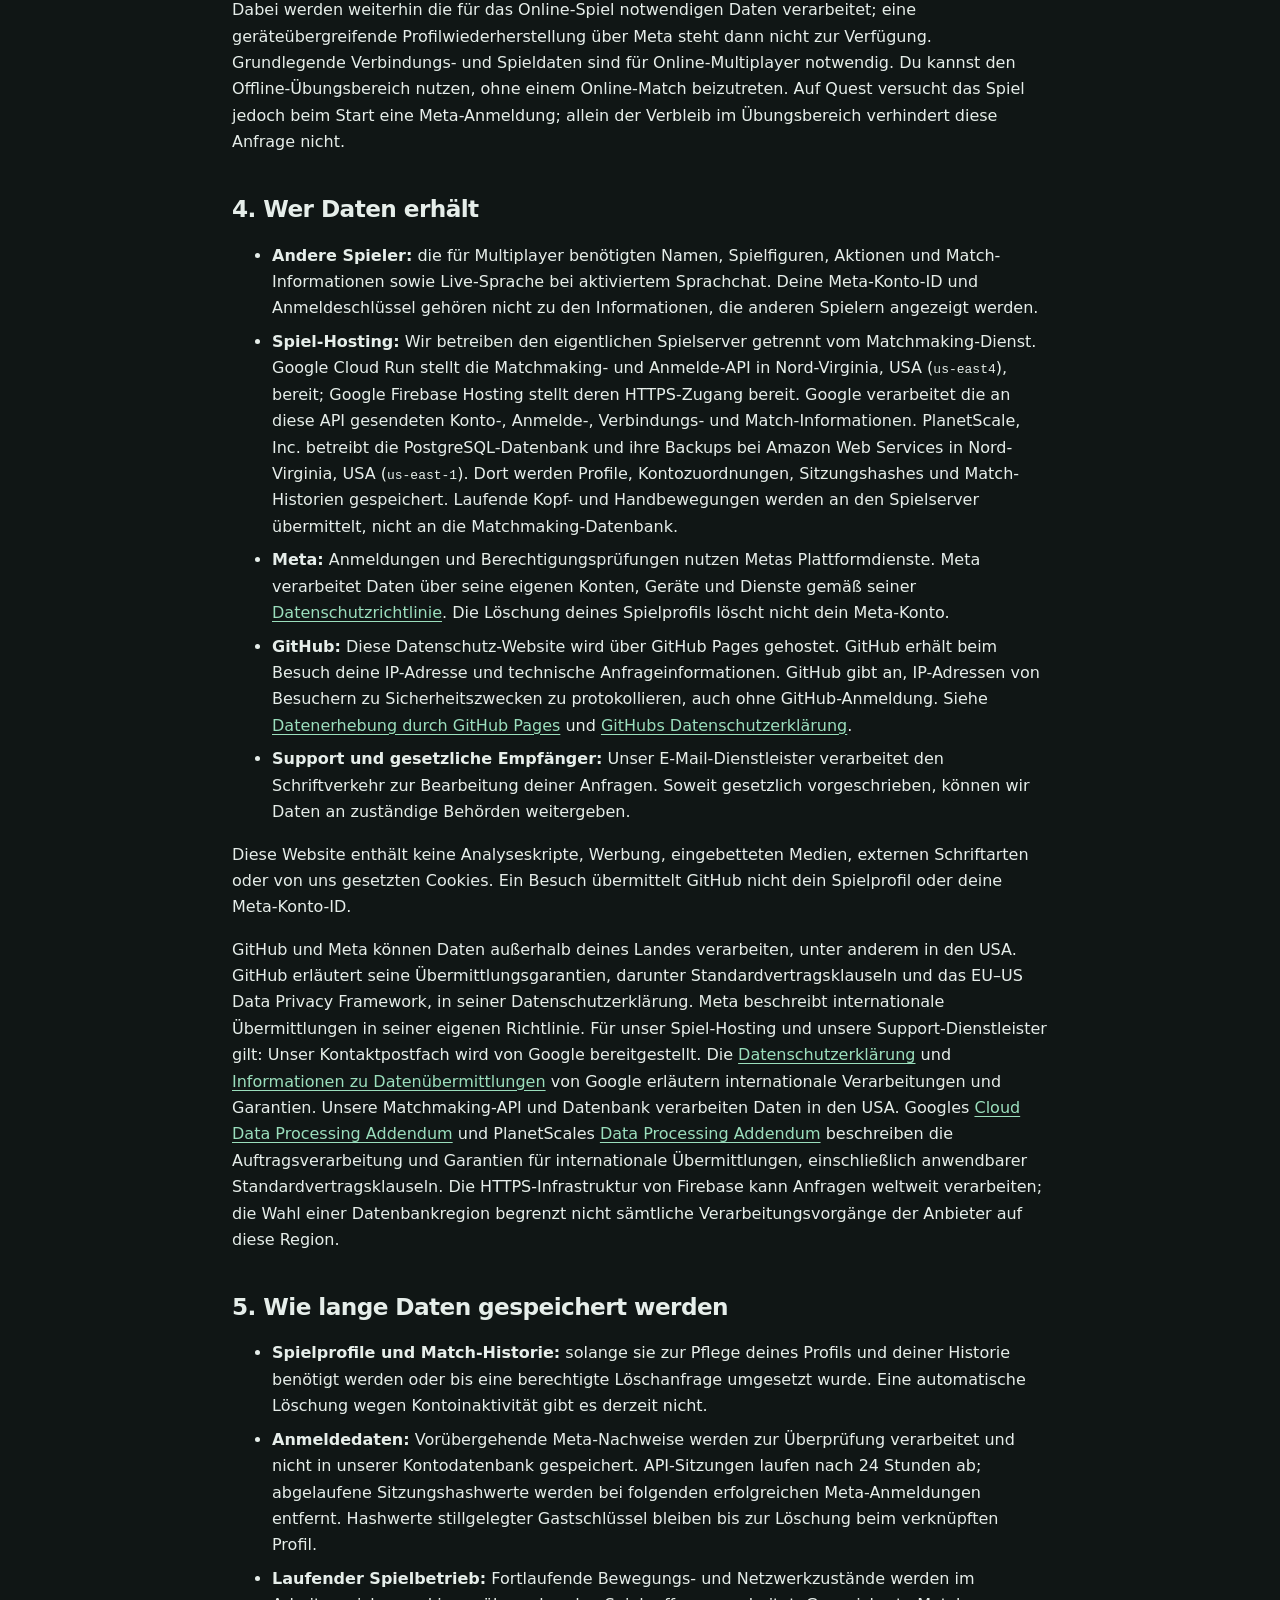
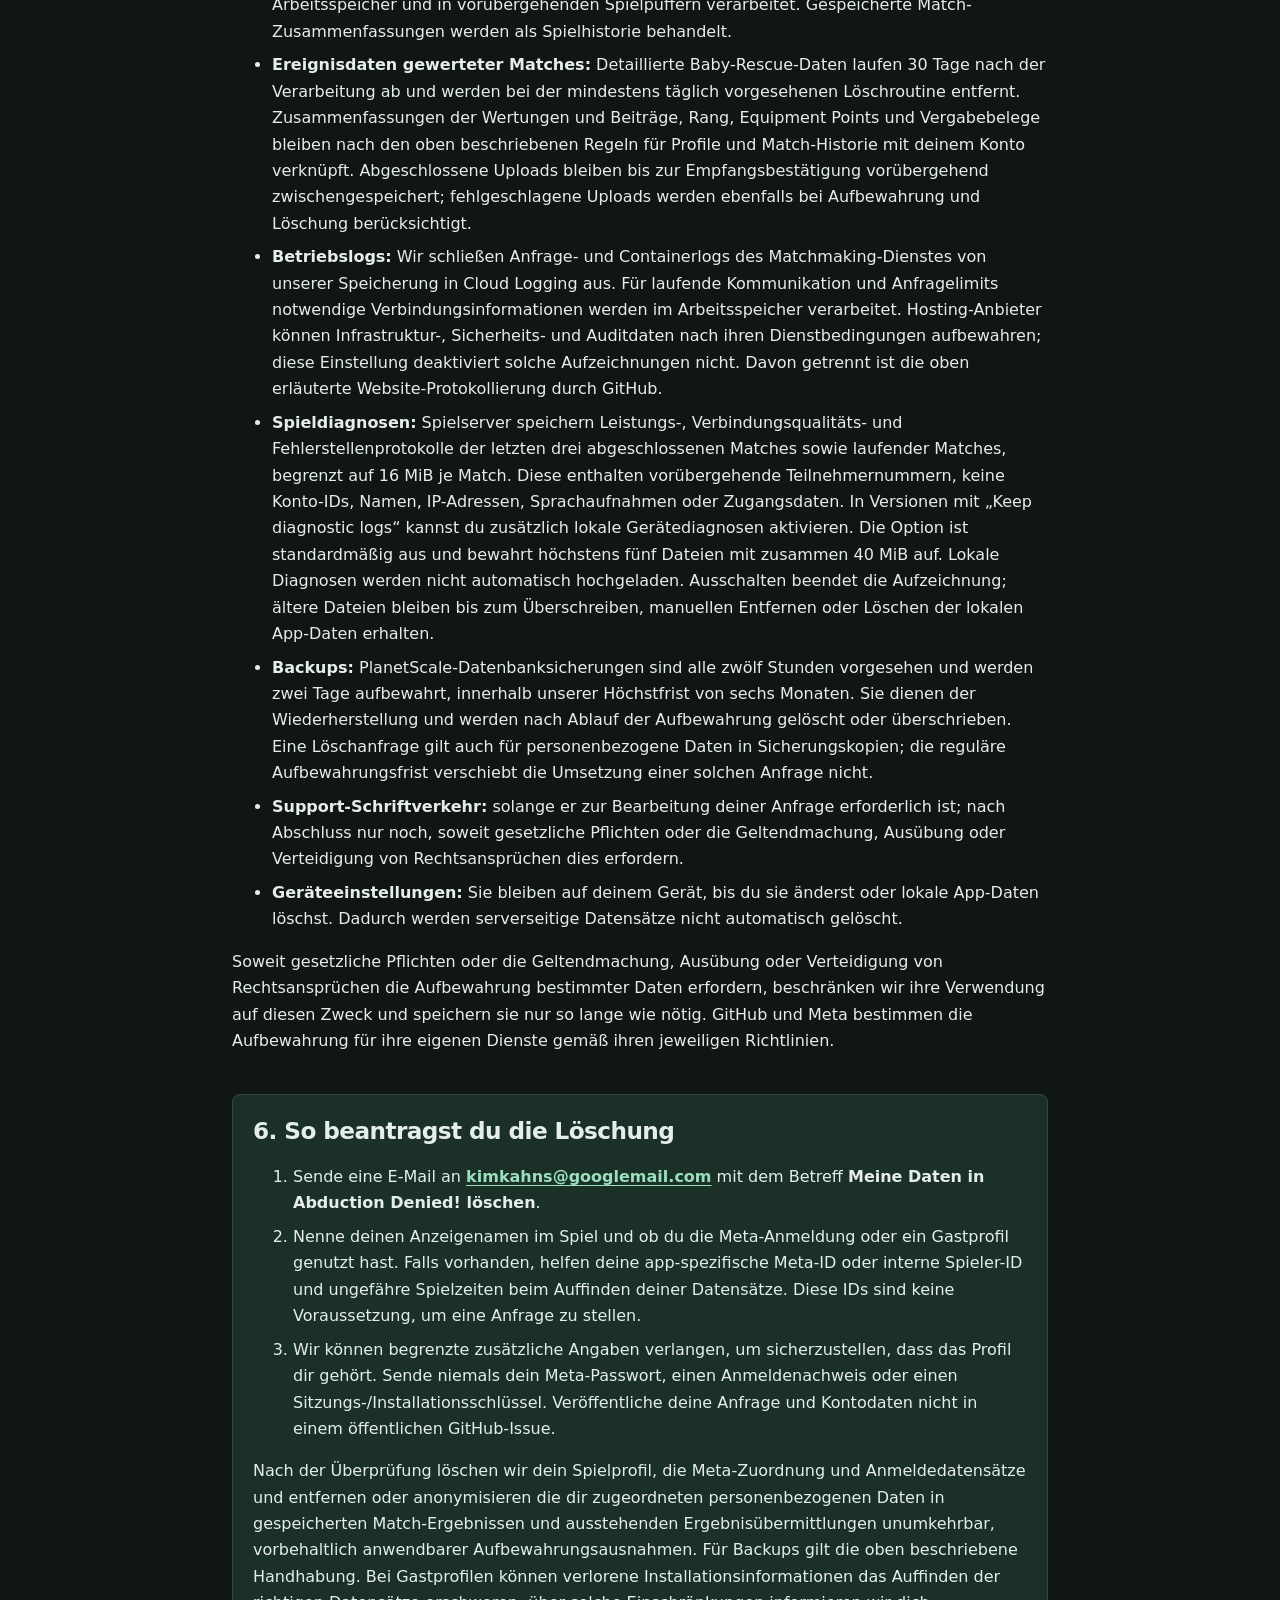
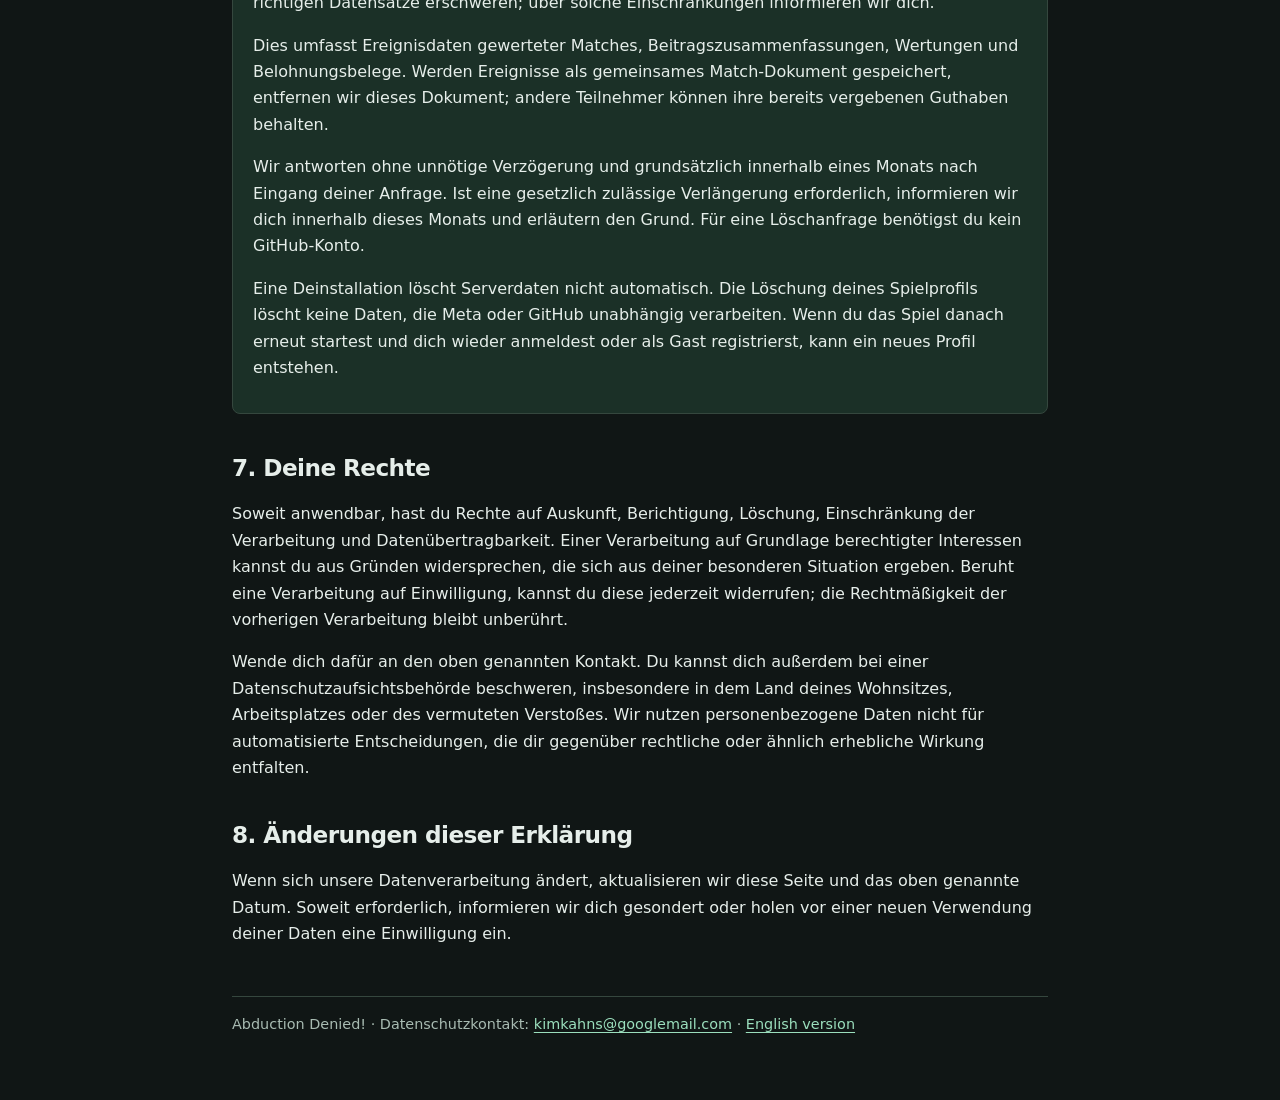
<file: de/index.html>
<!doctype html>
<html lang="de">
<head>
  <meta charset="utf-8">
  <meta name="viewport" content="width=device-width, initial-scale=1">
  <meta name="referrer" content="no-referrer">
  <meta name="theme-color" content="#101615">
  <meta http-equiv="refresh" content="0; url=../datenschutz/">
  <link rel="canonical" href="https://superdizzyvr.github.io/datenschutz/">
  <link rel="stylesheet" href="../privacy.css?v=20260910">
  <title>Datenschutzerklärung — Abduction Denied!</title>
</head>
<body>
  <main class="page">
    <h1>Datenschutzerklärung</h1>
    <p>Die Datenschutzerklärung ist umgezogen. <a href="../datenschutz/">Datenschutzerklärung</a></p>
  </main>
</body>
</html>
</file>
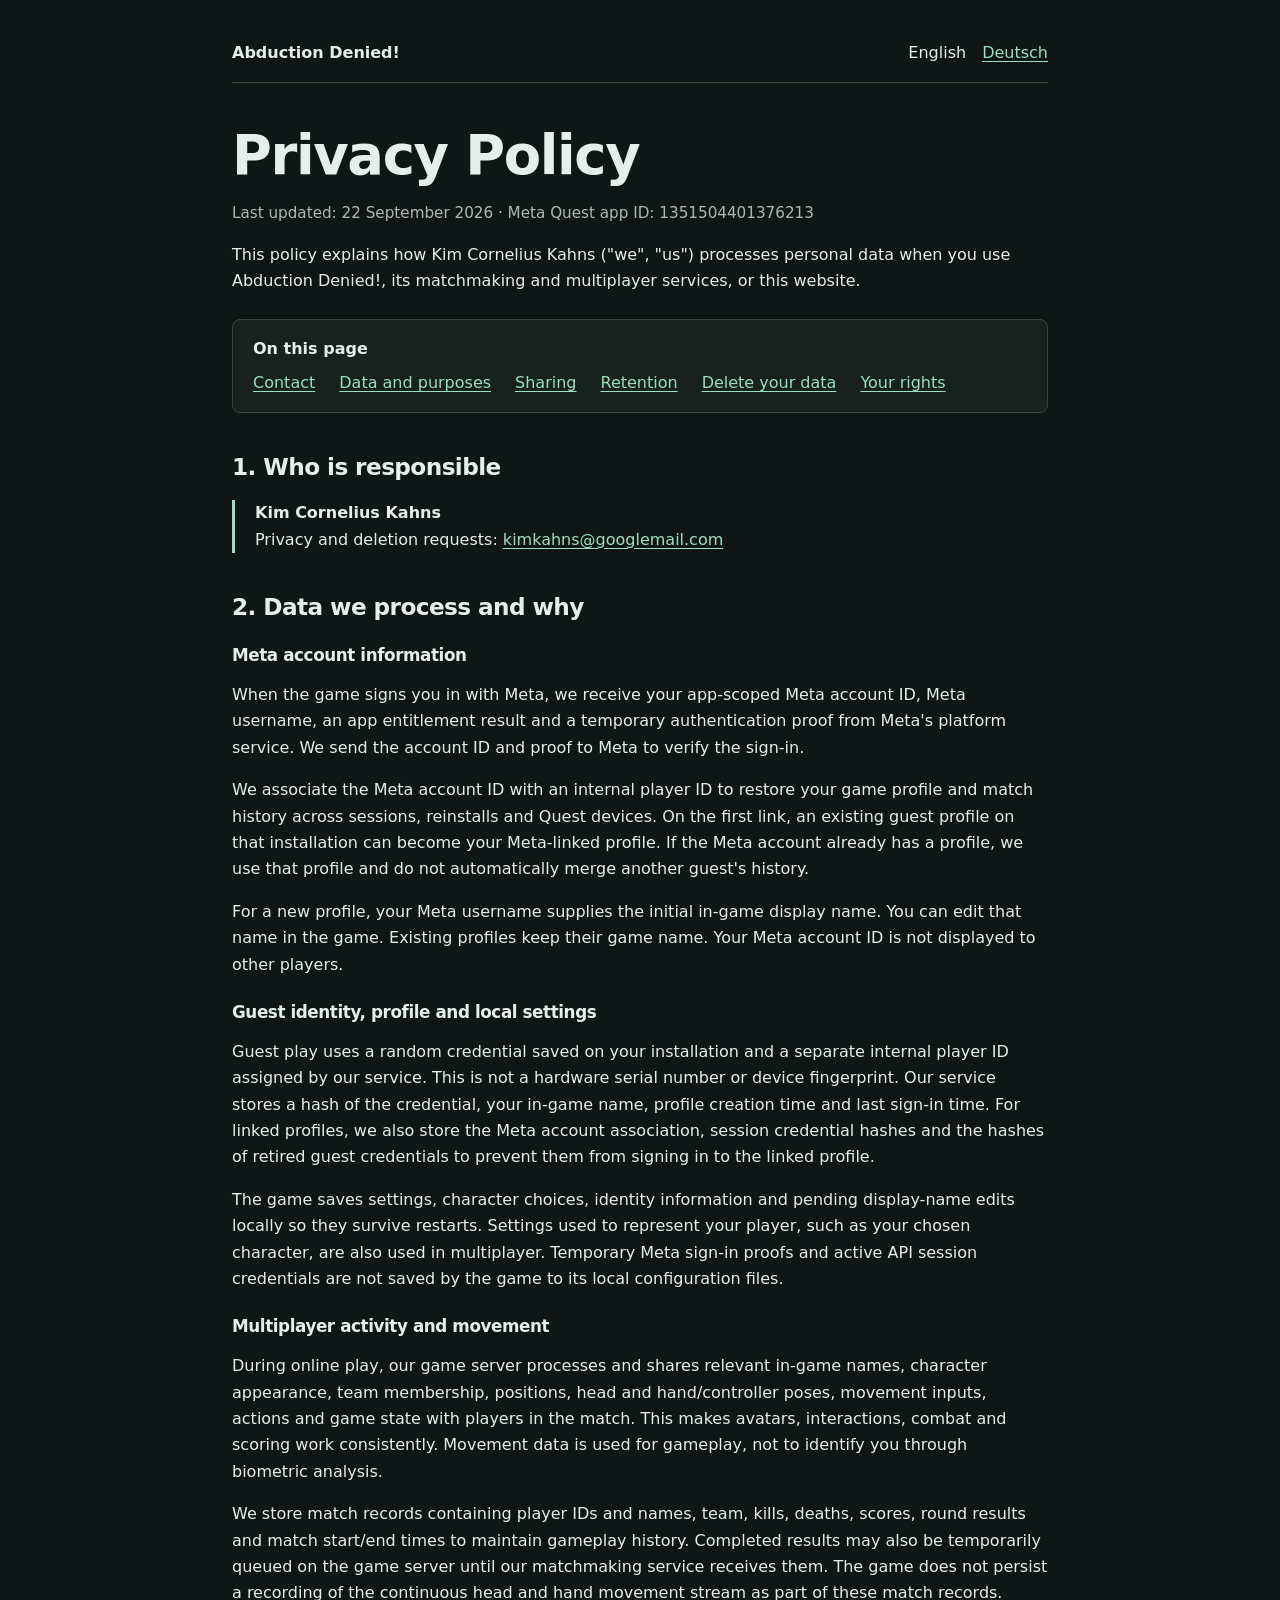
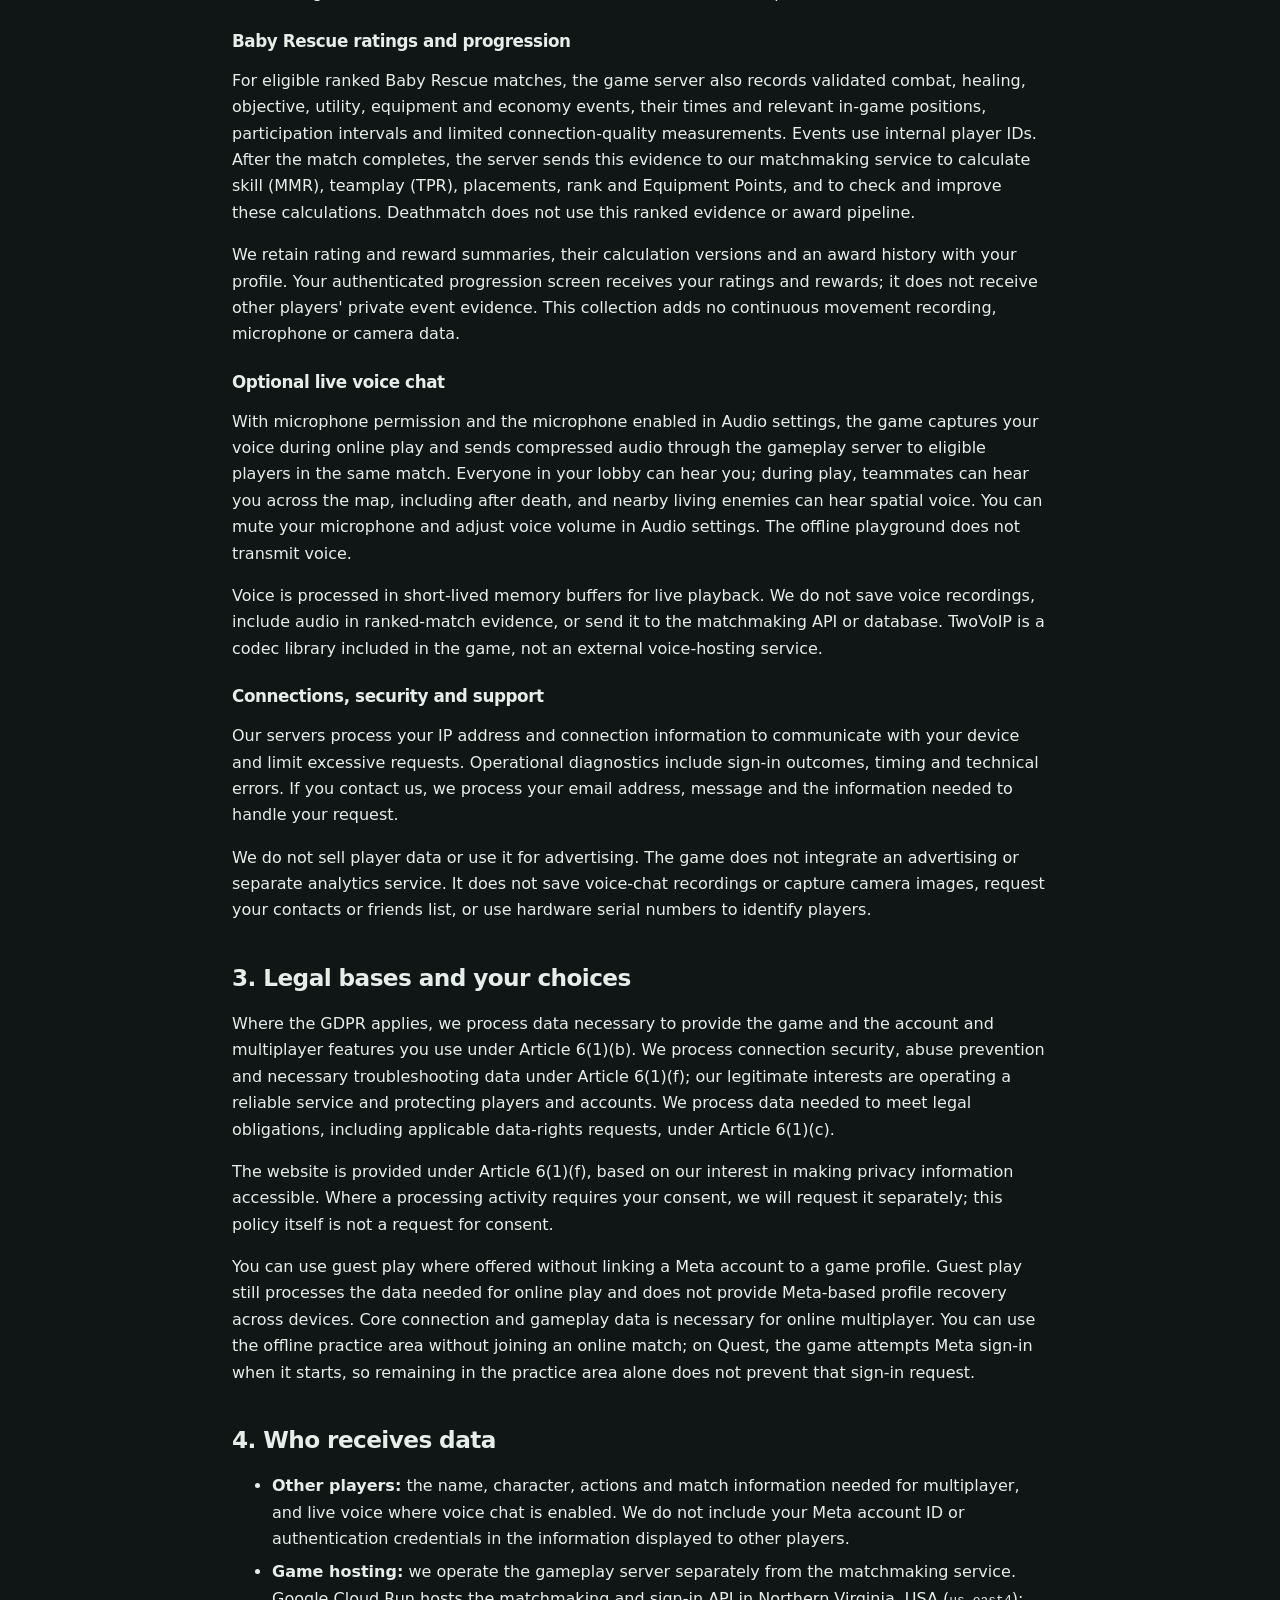
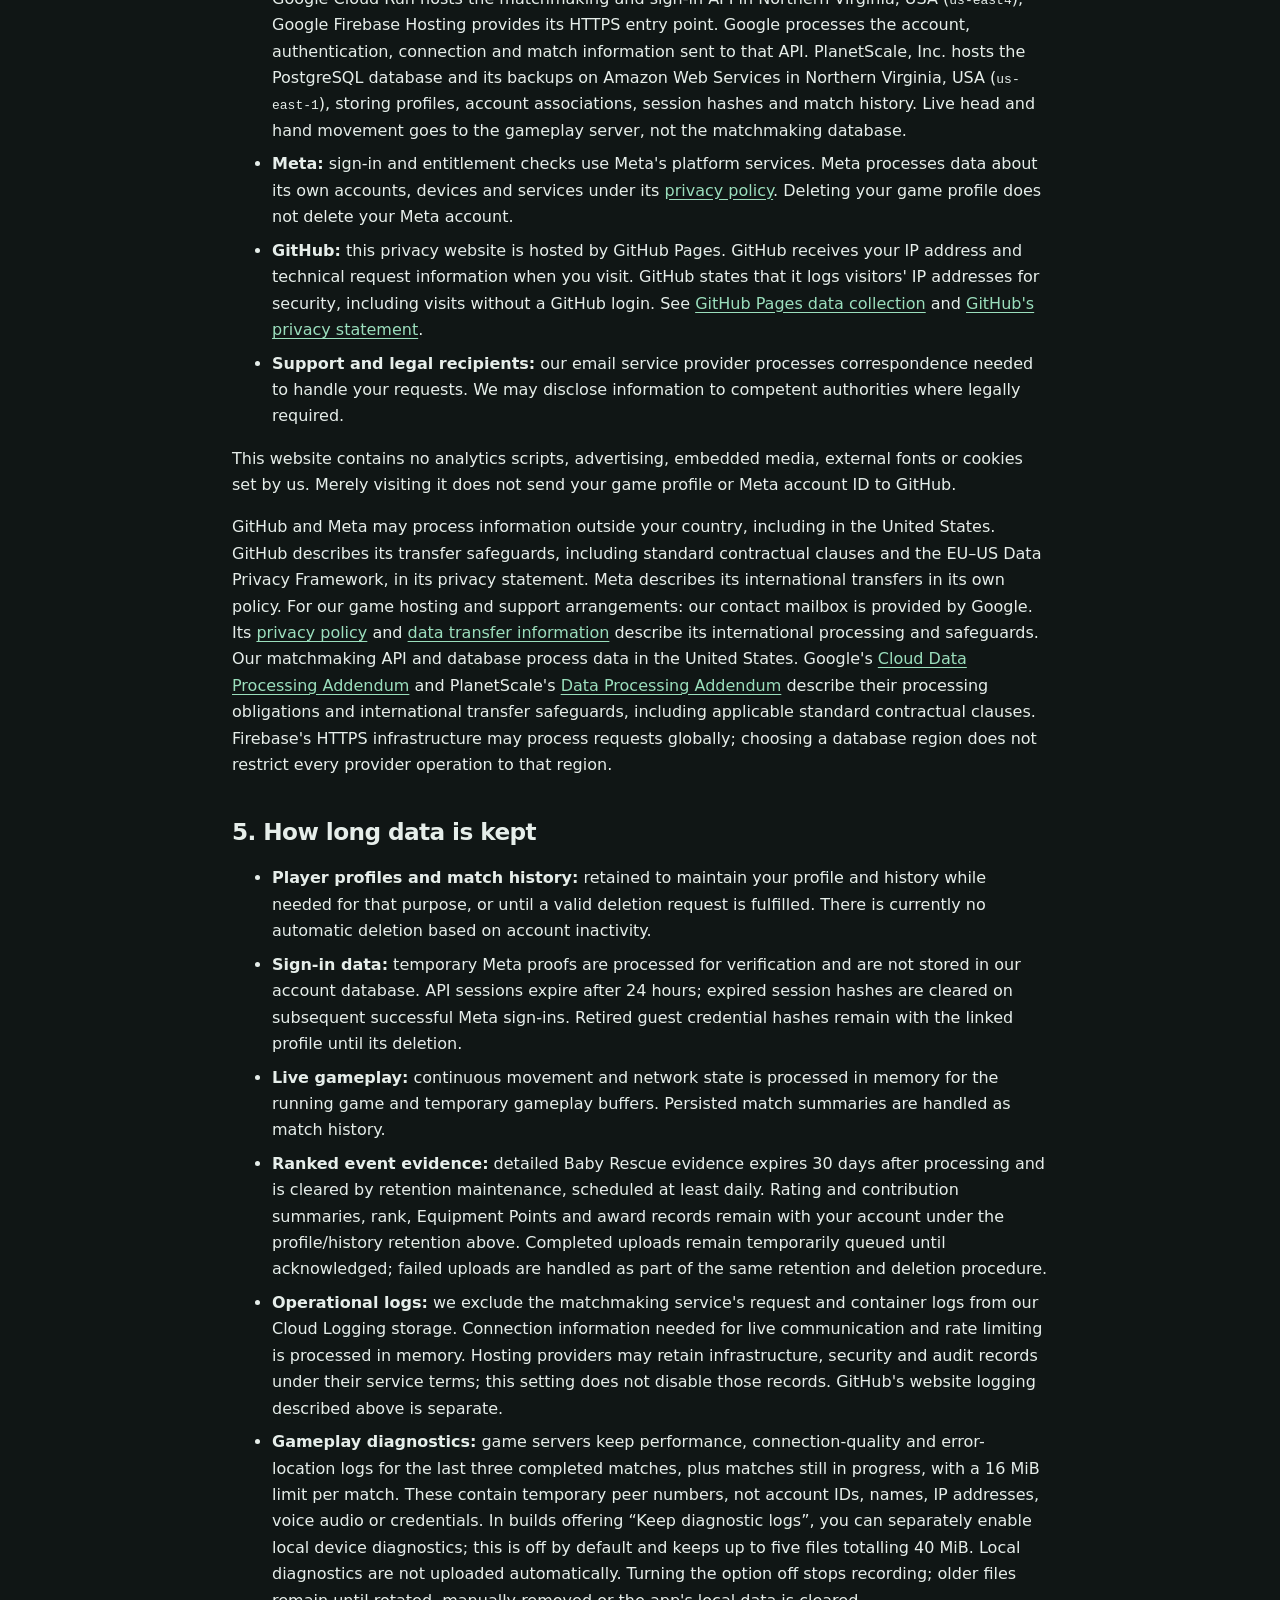
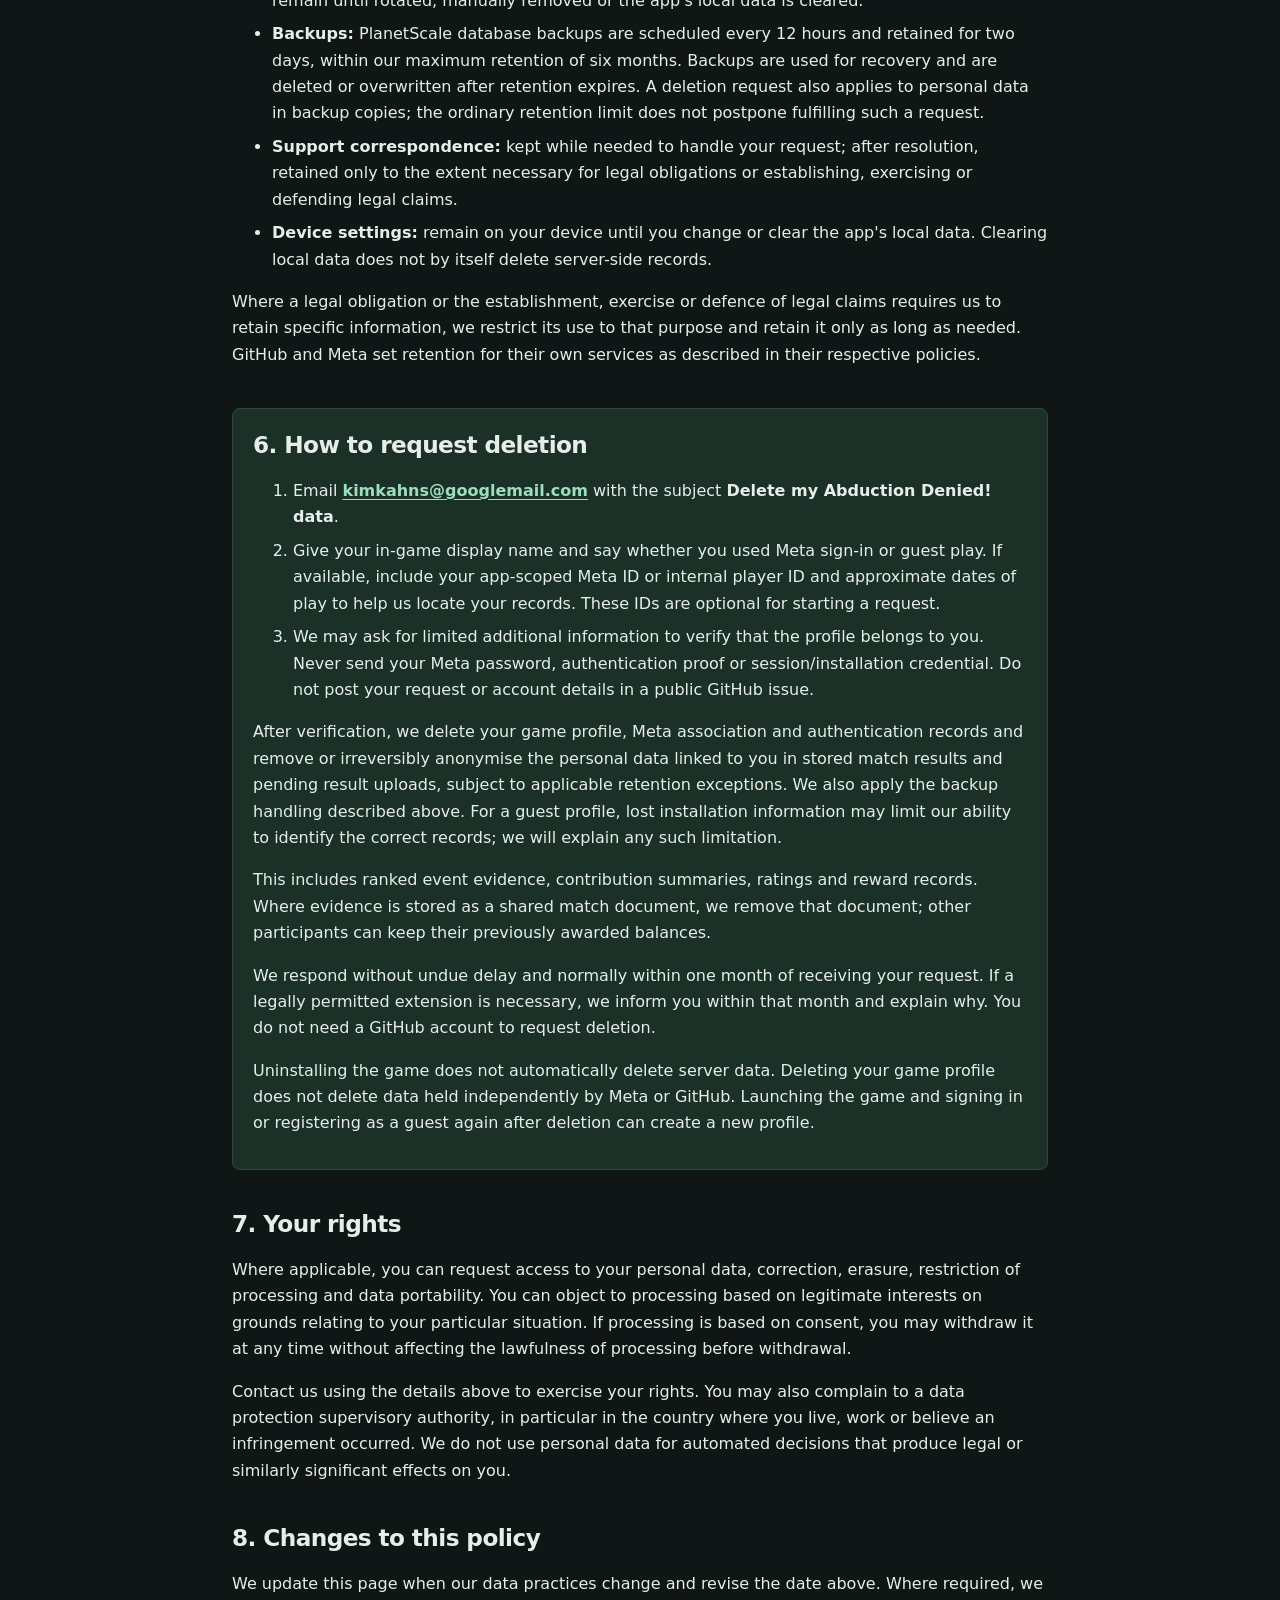
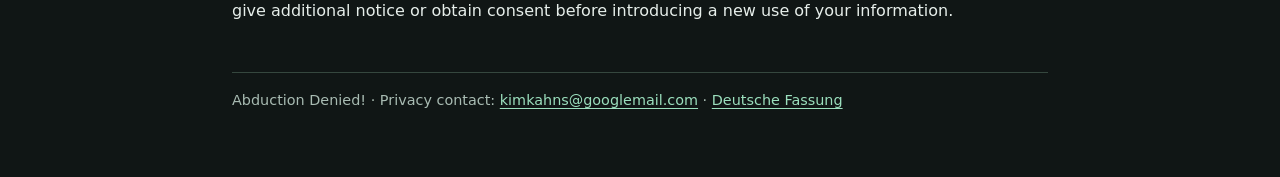
<file: privacypolicy/index.html>
<!doctype html>
<html lang="en">
<head>
  <meta charset="utf-8">
  <meta name="viewport" content="width=device-width, initial-scale=1">
  <meta name="referrer" content="no-referrer">
  <meta name="theme-color" content="#101615">
  <title>Privacy Policy — Abduction Denied!</title>
  <meta name="description" content="How the game uses player information and how to request deletion of your data.">
  <link rel="stylesheet" href="../privacy.css?v=20260910">
  <link rel="canonical" href="https://superdizzyvr.github.io/privacypolicy/">
  <link rel="alternate" hreflang="de" href="../datenschutz/">
</head>
<body>
<a class="skip" href="#main">Skip to content</a>
<div class="page">
  <header class="top">
    <span class="brand">Abduction Denied!</span>
    <nav class="language" aria-label="Language"><span aria-current="page">English</span><a href="../datenschutz/" lang="de" hreflang="de">Deutsch</a></nav>
  </header>
  <main id="main">
    <h1>Privacy Policy</h1>
    <p class="meta">Last updated: 22 September 2026 · Meta Quest app ID: 1351504401376213</p>
    <p>This policy explains how Kim Cornelius Kahns ("we", "us") processes personal data when you use Abduction Denied!, its matchmaking and multiplayer services, or this website.</p>
    <nav class="contents" aria-label="On this page">
      <strong>On this page</strong>
      <ul><li><a href="#contact">Contact</a></li><li><a href="#data">Data and purposes</a></li><li><a href="#sharing">Sharing</a></li><li><a href="#retention">Retention</a></li><li><a href="#deletion">Delete your data</a></li><li><a href="#rights">Your rights</a></li></ul>
    </nav>

    <section id="contact">
      <h2>1. Who is responsible</h2>
      <address class="contact"><strong>Kim Cornelius Kahns</strong><br>Privacy and deletion requests: <a href="mailto:kimkahns@googlemail.com">kimkahns@googlemail.com</a></address>
    </section>

    <section id="data">
      <h2>2. Data we process and why</h2>
      <h3>Meta account information</h3>
      <p>When the game signs you in with Meta, we receive your app-scoped Meta account ID, Meta username, an app entitlement result and a temporary authentication proof from Meta's platform service. We send the account ID and proof to Meta to verify the sign-in.</p>
      <p>We associate the Meta account ID with an internal player ID to restore your game profile and match history across sessions, reinstalls and Quest devices. On the first link, an existing guest profile on that installation can become your Meta-linked profile. If the Meta account already has a profile, we use that profile and do not automatically merge another guest's history.</p>
      <p>For a new profile, your Meta username supplies the initial in-game display name. You can edit that name in the game. Existing profiles keep their game name. Your Meta account ID is not displayed to other players.</p>

      <h3>Guest identity, profile and local settings</h3>
      <p>Guest play uses a random credential saved on your installation and a separate internal player ID assigned by our service. This is not a hardware serial number or device fingerprint. Our service stores a hash of the credential, your in-game name, profile creation time and last sign-in time. For linked profiles, we also store the Meta account association, session credential hashes and the hashes of retired guest credentials to prevent them from signing in to the linked profile.</p>
      <p>The game saves settings, character choices, identity information and pending display-name edits locally so they survive restarts. Settings used to represent your player, such as your chosen character, are also used in multiplayer. Temporary Meta sign-in proofs and active API session credentials are not saved by the game to its local configuration files.</p>

      <h3>Multiplayer activity and movement</h3>
      <p>During online play, our game server processes and shares relevant in-game names, character appearance, team membership, positions, head and hand/controller poses, movement inputs, actions and game state with players in the match. This makes avatars, interactions, combat and scoring work consistently. Movement data is used for gameplay, not to identify you through biometric analysis.</p>
      <p>We store match records containing player IDs and names, team, kills, deaths, scores, round results and match start/end times to maintain gameplay history. Completed results may also be temporarily queued on the game server until our matchmaking service receives them. The game does not persist a recording of the continuous head and hand movement stream as part of these match records.</p>

      <h3>Baby Rescue ratings and progression</h3>
      <p>For eligible ranked Baby Rescue matches, the game server also records validated combat, healing, objective, utility, equipment and economy events, their times and relevant in-game positions, participation intervals and limited connection-quality measurements. Events use internal player IDs. After the match completes, the server sends this evidence to our matchmaking service to calculate skill (MMR), teamplay (TPR), placements, rank and Equipment Points, and to check and improve these calculations. Deathmatch does not use this ranked evidence or award pipeline.</p>
      <p>We retain rating and reward summaries, their calculation versions and an award history with your profile. Your authenticated progression screen receives your ratings and rewards; it does not receive other players' private event evidence. This collection adds no continuous movement recording, microphone or camera data.</p>

      <h3>Optional live voice chat</h3>
      <p>With microphone permission and the microphone enabled in Audio settings, the game captures your voice during online play and sends compressed audio through the gameplay server to eligible players in the same match. Everyone in your lobby can hear you; during play, teammates can hear you across the map, including after death, and nearby living enemies can hear spatial voice. You can mute your microphone and adjust voice volume in Audio settings. The offline playground does not transmit voice.</p>
      <p>Voice is processed in short-lived memory buffers for live playback. We do not save voice recordings, include audio in ranked-match evidence, or send it to the matchmaking API or database. TwoVoIP is a codec library included in the game, not an external voice-hosting service.</p>

      <h3>Connections, security and support</h3>
      <p>Our servers process your IP address and connection information to communicate with your device and limit excessive requests. Operational diagnostics include sign-in outcomes, timing and technical errors. If you contact us, we process your email address, message and the information needed to handle your request.</p>
      <p>We do not sell player data or use it for advertising. The game does not integrate an advertising or separate analytics service. It does not save voice-chat recordings or capture camera images, request your contacts or friends list, or use hardware serial numbers to identify players.</p>
    </section>

    <section id="basis">
      <h2>3. Legal bases and your choices</h2>
      <p>Where the GDPR applies, we process data necessary to provide the game and the account and multiplayer features you use under Article 6(1)(b). We process connection security, abuse prevention and necessary troubleshooting data under Article 6(1)(f); our legitimate interests are operating a reliable service and protecting players and accounts. We process data needed to meet legal obligations, including applicable data-rights requests, under Article 6(1)(c).</p>
      <p>The website is provided under Article 6(1)(f), based on our interest in making privacy information accessible. Where a processing activity requires your consent, we will request it separately; this policy itself is not a request for consent.</p>
      <p>You can use guest play where offered without linking a Meta account to a game profile. Guest play still processes the data needed for online play and does not provide Meta-based profile recovery across devices. Core connection and gameplay data is necessary for online multiplayer. You can use the offline practice area without joining an online match; on Quest, the game attempts Meta sign-in when it starts, so remaining in the practice area alone does not prevent that sign-in request.</p>
    </section>

    <section id="sharing">
      <h2>4. Who receives data</h2>
      <ul>
        <li><strong>Other players:</strong> the name, character, actions and match information needed for multiplayer, and live voice where voice chat is enabled. We do not include your Meta account ID or authentication credentials in the information displayed to other players.</li>
        <li><strong>Game hosting:</strong> we operate the gameplay server separately from the matchmaking service. Google Cloud Run hosts the matchmaking and sign-in API in Northern Virginia, USA (<code>us-east4</code>); Google Firebase Hosting provides its HTTPS entry point. Google processes the account, authentication, connection and match information sent to that API. PlanetScale, Inc. hosts the PostgreSQL database and its backups on Amazon Web Services in Northern Virginia, USA (<code>us-east-1</code>), storing profiles, account associations, session hashes and match history. Live head and hand movement goes to the gameplay server, not the matchmaking database.</li>
        <li><strong>Meta:</strong> sign-in and entitlement checks use Meta's platform services. Meta processes data about its own accounts, devices and services under its <a href="https://www.meta.com/legal/privacy-policy/">privacy policy</a>. Deleting your game profile does not delete your Meta account.</li>
        <li><strong>GitHub:</strong> this privacy website is hosted by GitHub Pages. GitHub receives your IP address and technical request information when you visit. GitHub states that it logs visitors' IP addresses for security, including visits without a GitHub login. See <a href="https://docs.github.com/en/pages/getting-started-with-github-pages/what-is-github-pages#data-collection">GitHub Pages data collection</a> and <a href="https://docs.github.com/en/site-policy/privacy-policies/github-general-privacy-statement">GitHub's privacy statement</a>.</li>
        <li><strong>Support and legal recipients:</strong> our email service provider processes correspondence needed to handle your requests. We may disclose information to competent authorities where legally required.</li>
      </ul>
      <p>This website contains no analytics scripts, advertising, embedded media, external fonts or cookies set by us. Merely visiting it does not send your game profile or Meta account ID to GitHub.</p>
      <p>GitHub and Meta may process information outside your country, including in the United States. GitHub describes its transfer safeguards, including standard contractual clauses and the EU–US Data Privacy Framework, in its privacy statement. Meta describes its international transfers in its own policy. For our game hosting and support arrangements: our contact mailbox is provided by Google. Its <a href="https://policies.google.com/privacy">privacy policy</a> and <a href="https://policies.google.com/privacy/frameworks">data transfer information</a> describe its international processing and safeguards. Our matchmaking API and database process data in the United States. Google's <a href="https://cloud.google.com/terms/data-processing-addendum">Cloud Data Processing Addendum</a> and PlanetScale's <a href="https://planetscale.com/legal/data-processing-addendum">Data Processing Addendum</a> describe their processing obligations and international transfer safeguards, including applicable standard contractual clauses. Firebase's HTTPS infrastructure may process requests globally; choosing a database region does not restrict every provider operation to that region.</p>
    </section>

    <section id="retention">
      <h2>5. How long data is kept</h2>
      <ul>
        <li><strong>Player profiles and match history:</strong> retained to maintain your profile and history while needed for that purpose, or until a valid deletion request is fulfilled. There is currently no automatic deletion based on account inactivity.</li>
        <li><strong>Sign-in data:</strong> temporary Meta proofs are processed for verification and are not stored in our account database. API sessions expire after 24 hours; expired session hashes are cleared on subsequent successful Meta sign-ins. Retired guest credential hashes remain with the linked profile until its deletion.</li>
        <li><strong>Live gameplay:</strong> continuous movement and network state is processed in memory for the running game and temporary gameplay buffers. Persisted match summaries are handled as match history.</li>
        <li><strong>Ranked event evidence:</strong> detailed Baby Rescue evidence expires 30 days after processing and is cleared by retention maintenance, scheduled at least daily. Rating and contribution summaries, rank, Equipment Points and award records remain with your account under the profile/history retention above. Completed uploads remain temporarily queued until acknowledged; failed uploads are handled as part of the same retention and deletion procedure.</li>
        <li><strong>Operational logs:</strong> we exclude the matchmaking service's request and container logs from our Cloud Logging storage. Connection information needed for live communication and rate limiting is processed in memory. Hosting providers may retain infrastructure, security and audit records under their service terms; this setting does not disable those records. GitHub's website logging described above is separate.</li>
        <li><strong>Gameplay diagnostics:</strong> game servers keep performance, connection-quality and error-location logs for the last three completed matches, plus matches still in progress, with a 16 MiB limit per match. These contain temporary peer numbers, not account IDs, names, IP addresses, voice audio or credentials. In builds offering “Keep diagnostic logs”, you can separately enable local device diagnostics; this is off by default and keeps up to five files totalling 40 MiB. Local diagnostics are not uploaded automatically. Turning the option off stops recording; older files remain until rotated, manually removed or the app's local data is cleared.</li>
        <li><strong>Backups:</strong> PlanetScale database backups are scheduled every 12 hours and retained for two days, within our maximum retention of six months. Backups are used for recovery and are deleted or overwritten after retention expires. A deletion request also applies to personal data in backup copies; the ordinary retention limit does not postpone fulfilling such a request.</li>
        <li><strong>Support correspondence:</strong> kept while needed to handle your request; after resolution, retained only to the extent necessary for legal obligations or establishing, exercising or defending legal claims.</li>
        <li><strong>Device settings:</strong> remain on your device until you change or clear the app's local data. Clearing local data does not by itself delete server-side records.</li>
      </ul>
      <p>Where a legal obligation or the establishment, exercise or defence of legal claims requires us to retain specific information, we restrict its use to that purpose and retain it only as long as needed. GitHub and Meta set retention for their own services as described in their respective policies.</p>
    </section>

    <section class="deletion" id="deletion">
      <h2>6. How to request deletion</h2>
      <ol>
        <li>Email <strong><a href="mailto:kimkahns@googlemail.com">kimkahns@googlemail.com</a></strong> with the subject <strong>Delete my Abduction Denied! data</strong>.</li>
        <li>Give your in-game display name and say whether you used Meta sign-in or guest play. If available, include your app-scoped Meta ID or internal player ID and approximate dates of play to help us locate your records. These IDs are optional for starting a request.</li>
        <li>We may ask for limited additional information to verify that the profile belongs to you. Never send your Meta password, authentication proof or session/installation credential. Do not post your request or account details in a public GitHub issue.</li>
      </ol>
      <p>After verification, we delete your game profile, Meta association and authentication records and remove or irreversibly anonymise the personal data linked to you in stored match results and pending result uploads, subject to applicable retention exceptions. We also apply the backup handling described above. For a guest profile, lost installation information may limit our ability to identify the correct records; we will explain any such limitation.</p>
      <p>This includes ranked event evidence, contribution summaries, ratings and reward records. Where evidence is stored as a shared match document, we remove that document; other participants can keep their previously awarded balances.</p>
      <p>We respond without undue delay and normally within one month of receiving your request. If a legally permitted extension is necessary, we inform you within that month and explain why. You do not need a GitHub account to request deletion.</p>
      <p>Uninstalling the game does not automatically delete server data. Deleting your game profile does not delete data held independently by Meta or GitHub. Launching the game and signing in or registering as a guest again after deletion can create a new profile.</p>
    </section>

    <section id="rights">
      <h2>7. Your rights</h2>
      <p>Where applicable, you can request access to your personal data, correction, erasure, restriction of processing and data portability. You can object to processing based on legitimate interests on grounds relating to your particular situation. If processing is based on consent, you may withdraw it at any time without affecting the lawfulness of processing before withdrawal.</p>
      <p>Contact us using the details above to exercise your rights. You may also complain to a data protection supervisory authority, in particular in the country where you live, work or believe an infringement occurred. We do not use personal data for automated decisions that produce legal or similarly significant effects on you.</p>
    </section>

    <section id="changes">
      <h2>8. Changes to this policy</h2>
      <p>We update this page when our data practices change and revise the date above. Where required, we give additional notice or obtain consent before introducing a new use of your information.</p>
    </section>
  </main>
  <footer>Abduction Denied! · Privacy contact: <a href="mailto:kimkahns@googlemail.com">kimkahns@googlemail.com</a> · <a href="../datenschutz/" lang="de">Deutsche Fassung</a></footer>
</div>
</body>
</html>
</file>
<file: privacy.css>
:root {
  color-scheme: dark;
  --background: #101615;
  --surface: #17211e;
  --highlight: #1b3027;
  --text: #e6eeea;
  --muted: #a8bbb2;
  --accent: #9bdfbd;
  --border: #35473e;
  font-family: system-ui, -apple-system, BlinkMacSystemFont, "Segoe UI", sans-serif;
  color: var(--text);
  background: var(--background);
  line-height: 1.65;
}
* { box-sizing: border-box; }
body { margin: 0; }
a { color: var(--accent); text-underline-offset: .18em; overflow-wrap: anywhere; }
a:hover { text-decoration-thickness: .15em; }
a:focus-visible { outline: 3px solid var(--accent); outline-offset: 4px; }
.skip { position: absolute; left: 1rem; top: -10rem; }
.skip:focus { top: 1rem; background: var(--surface); padding: .5rem 1rem; }
.page { max-width: 880px; margin: 0 auto; padding: 2.5rem 2rem 4rem; }
.top { display: flex; justify-content: space-between; flex-wrap: wrap; gap: 1rem; border-bottom: 1px solid var(--border); padding-bottom: 1rem; }
.brand { font-weight: 650; }
.language { display: flex; gap: 1rem; }
h1, h2, h3 { line-height: 1.2; letter-spacing: -.025em; }
h1 { font-size: clamp(2.1rem, 6vw, 3.4rem); margin: 2.5rem 0 .75rem; overflow-wrap: break-word; hyphens: auto; }
h2 { margin-top: 2.5rem; font-size: 1.45rem; }
h3 { margin-top: 1.5rem; font-size: 1.05rem; }
p, ul, ol { margin: .75rem 0 1rem; }
li + li { margin-top: .45rem; }
.meta { color: var(--muted); font-size: .95rem; }
.contents { padding: 1rem 1.25rem; border: 1px solid var(--border); border-radius: .5rem; margin: 1.5rem 0 2rem; background: var(--surface); }
.contents ul { display: flex; flex-wrap: wrap; gap: .5rem 1.5rem; list-style: none; padding: 0; margin: .5rem 0 0; }
.contents li { margin: 0; }
.contact { border-left: 3px solid var(--accent); padding-left: 1.25rem; overflow-wrap: anywhere; }
address { font-style: normal; }
.deletion { background: var(--highlight); border: 1px solid var(--border); border-radius: .5rem; padding: .1rem 1.25rem 1rem; margin-top: 2.5rem; }
.deletion h2 { margin-top: 1.25rem; }
footer { border-top: 1px solid var(--border); margin-top: 3rem; padding-top: 1rem; font-size: .9rem; color: var(--muted); }
@media (max-width: 540px) {
  .page { padding: 1.5rem 1.15rem 3rem; }
  h1 { margin-top: 2rem; }
  ul, ol { padding-left: 1.35rem; }
}
@media print {
  :root {
    color-scheme: light;
    --background: white;
    --surface: white;
    --highlight: white;
    --text: black;
    --muted: #333;
    --accent: black;
    --border: #999;
    font-size: 10pt;
  }
  .page { max-width: none; padding: 0; }
  .contents, .skip, .language { display: none; }
  h2, h3 { break-after: avoid; }
  a { color: inherit; }
}
</file>
